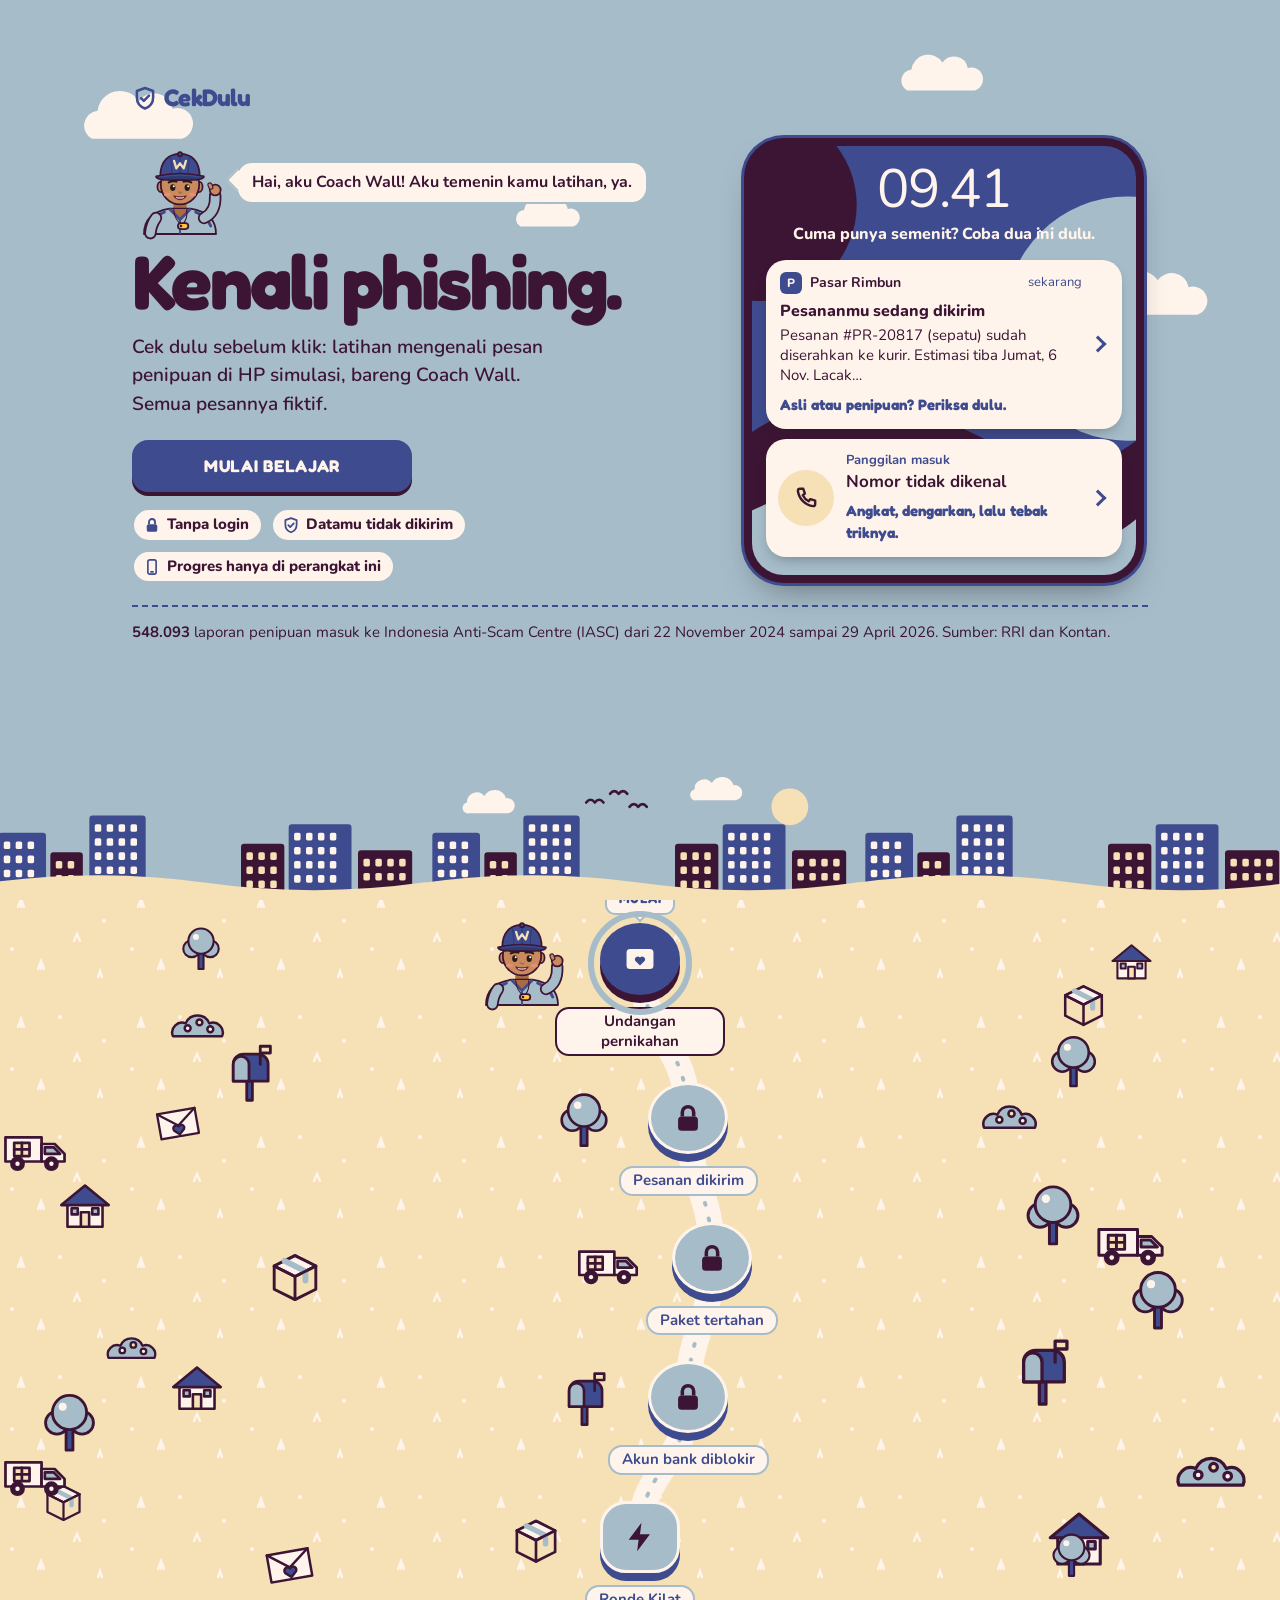
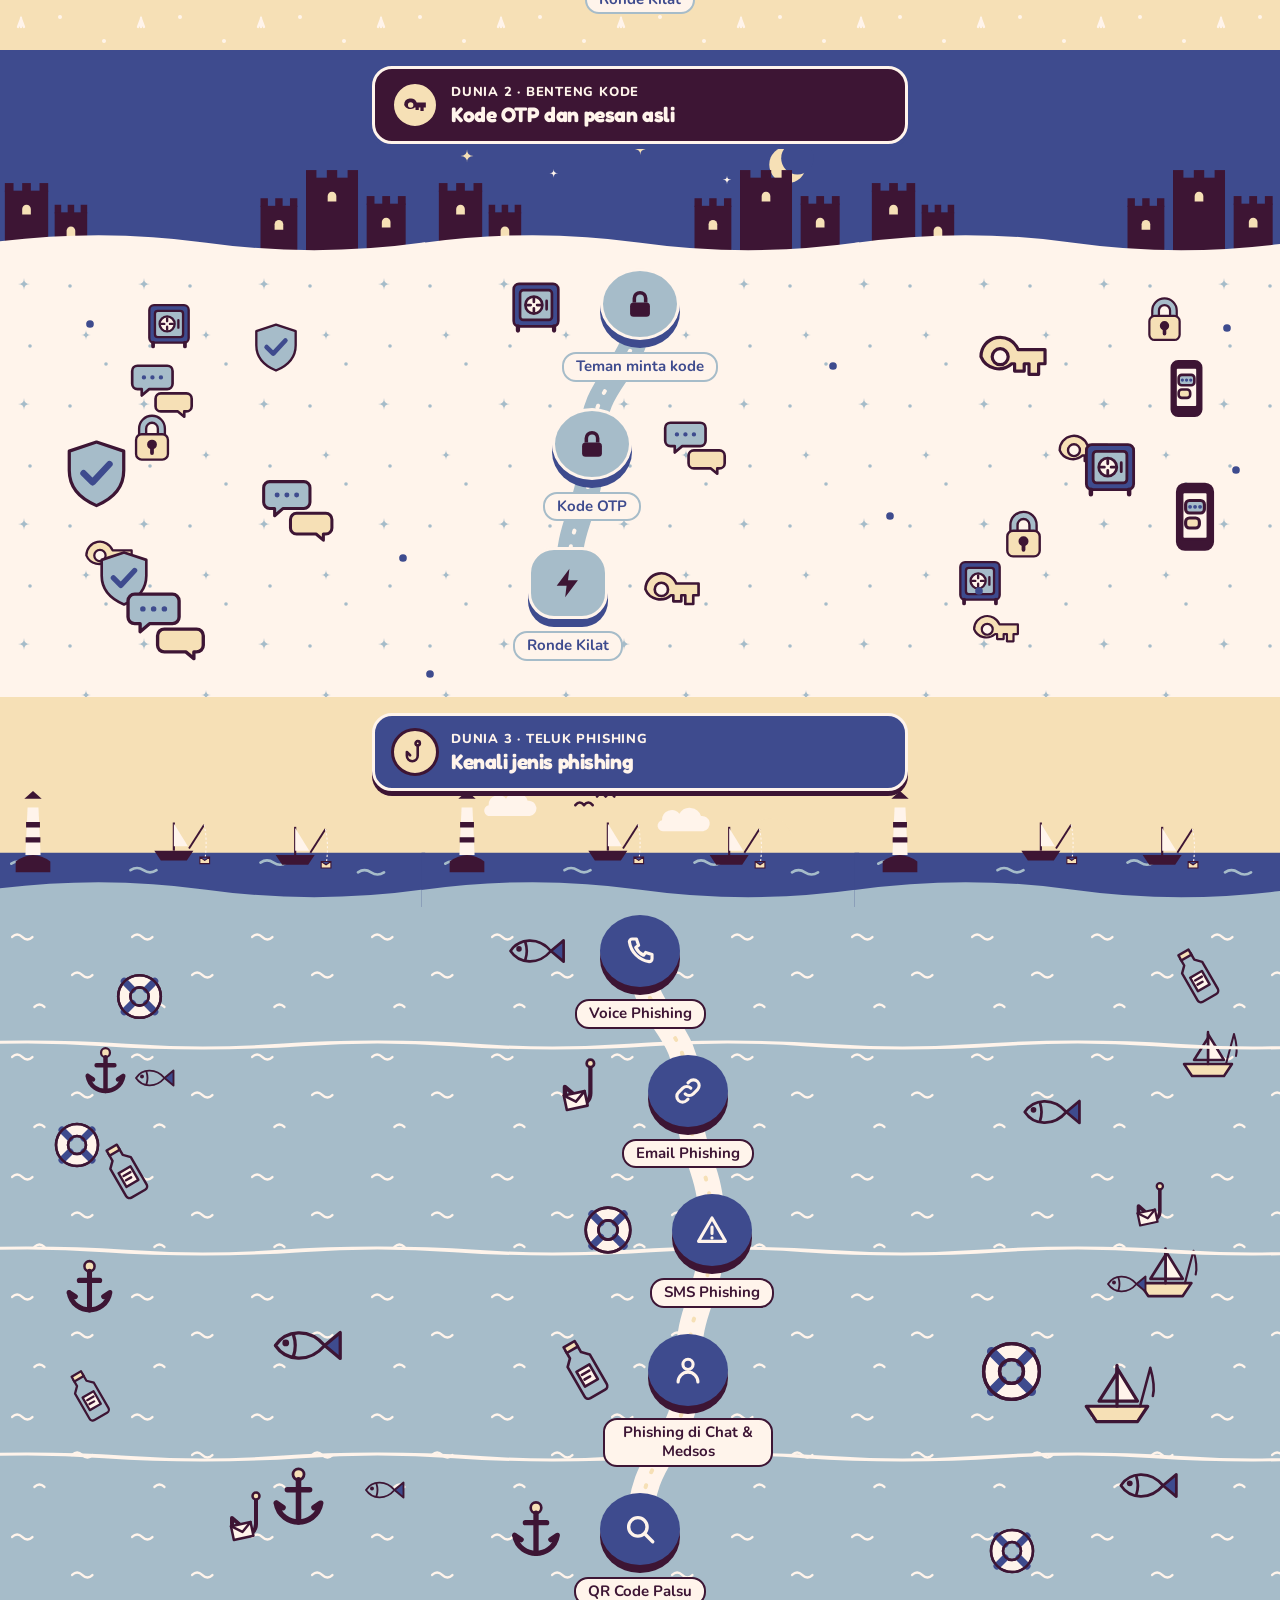
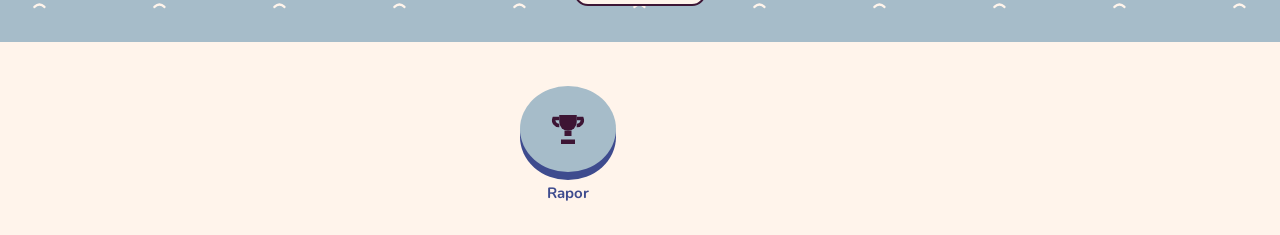
<file: index.html>
<!doctype html>
<html lang="id">
<head>
  <meta charset="utf-8">
  <meta name="viewport" content="width=device-width, initial-scale=1">
  <meta name="format-detection" content="telephone=no"> <!-- iPhone: nomor fiktif tidak jadi link telepon -->
  <title data-i18n="title.home">CekDulu · Latihan memeriksa pesan sebelum klik</title>
  <meta name="description" content="Latihan interaktif mengenali pesan penipuan dan jenis-jenis phishing. Tanpa login, tanpa data yang dikirim.">
  <link rel="stylesheet" href="css/style.css">
  <link rel="stylesheet" href="css/world.css">
  <link rel="stylesheet" href="css/coach.css">
  <link rel="stylesheet" href="css/dialog.css">
  <link rel="stylesheet" href="css/welcome.css">
  <script src="js/sound.js"></script>
  <script src="js/strings.js"></script>
  <script src="js/lang.js"></script>
  <script src="js/settings.js"></script>
</head>
<body>
  <header class="topbar">
    <a class="brand" href="index.html">CekDulu</a>
    <span id="streak"></span>
    <span id="xp"></span>
  </header>

  <main class="home">
    <noscript><p>Aktifkan JavaScript untuk memakai CekDulu.</p></noscript>

    <section class="learn" aria-labelledby="learn-title">
      <h1 class="visually-hidden" id="learn-title" data-i18n="home.h1">CekDulu: jalur belajar memeriksa pesan</h1>
      <div id="welcome"></div>
      <div id="units"></div>
    </section>
  </main>

  <script>CekLang.load("questions")</script> <!-- js/questions.js atau js/en/questions.js (panel beranda) -->
  <script>CekLang.load("scenarios")</script> <!-- js/scenarios.js atau js/en/scenarios.js -->
  <script>CekLang.load("materi")</script> <!-- js/materi.js atau js/en/materi.js -->
  <script src="js/logic.js"></script>
  <script src="js/coach.js"></script>
  <script src="js/ui.js"></script>
  <script src="js/world.js"></script>
  <script src="js/path.js"></script>
  <script src="js/welcome.js"></script>
</body>
</html>
</file>
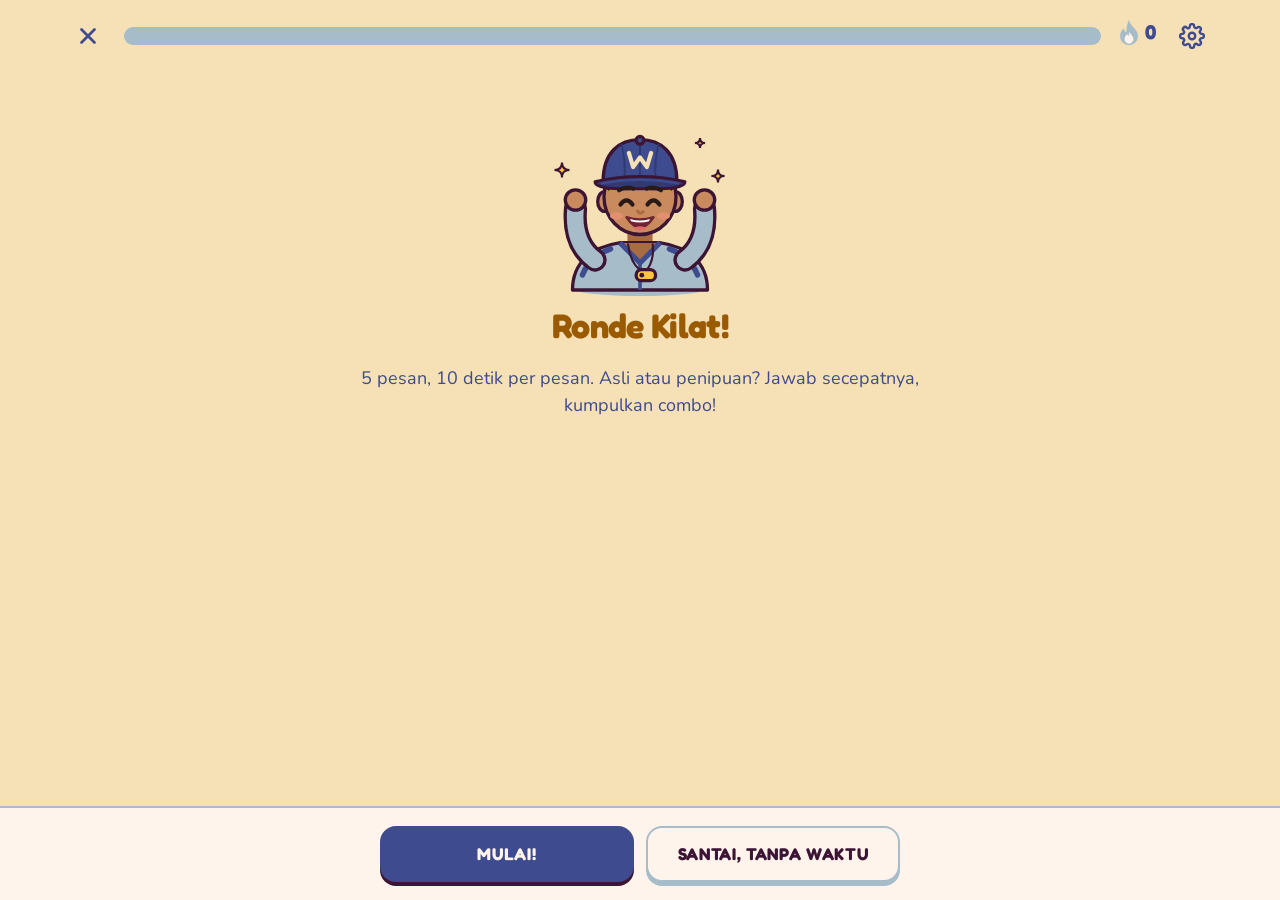
<file: kilat.html>
<!doctype html>
<html lang="id">
<head>
  <meta charset="utf-8">
  <meta name="viewport" content="width=device-width, initial-scale=1">
  <meta name="format-detection" content="telephone=no"> <!-- iPhone: nomor fiktif tidak jadi link telepon -->
  <title data-i18n="title.quick">Ronde Kilat · CekDulu</title>
  <link rel="stylesheet" href="css/style.css">
  <link rel="stylesheet" href="css/world.css">
  <link rel="stylesheet" href="css/coach.css">
  <link rel="stylesheet" href="css/dialog.css">
  <script src="js/sound.js"></script>
  <script src="js/strings.js"></script>
  <script src="js/lang.js"></script>
  <script src="js/settings.js"></script>
</head>
<body class="lesson-page">
  <header class="lesson-top">
    <a class="icon-btn" href="index.html" aria-label="Keluar dari Ronde Kilat" data-i18n-label="quick.exit">
      <svg viewBox="0 0 24 24" aria-hidden="true"><path d="M6 6l12 12M18 6L6 18" fill="none" stroke="currentColor" stroke-width="2.5" stroke-linecap="round"/></svg>
    </a>
    <div class="progress" id="progress" role="progressbar" aria-label="Kemajuan ronde" data-i18n-label="quick.progress" aria-valuemin="0" aria-valuemax="5" aria-valuenow="0"><span></span></div>
    <span id="streak"></span>
  </header>

  <main class="lesson-main quick-main" id="quick">
    <noscript><p>Aktifkan JavaScript untuk memakai CekDulu.</p></noscript>
  </main>

  <footer class="lesson-footer" id="footer">
    <div class="footer-inner">
      <div class="feedback" id="feedback" aria-live="polite"></div>
      <div class="quick-buttons" id="buttons"></div>
    </div>
  </footer>

  <script>CekLang.load("scenarios")</script> <!-- js/scenarios.js atau js/en/scenarios.js -->
  <script src="js/logic.js"></script>
  <script src="js/coach.js"></script>
  <script src="js/ui.js"></script>
  <script src="js/world.js"></script>
  <script src="js/kilat.js"></script>
</body>
</html>
</file>
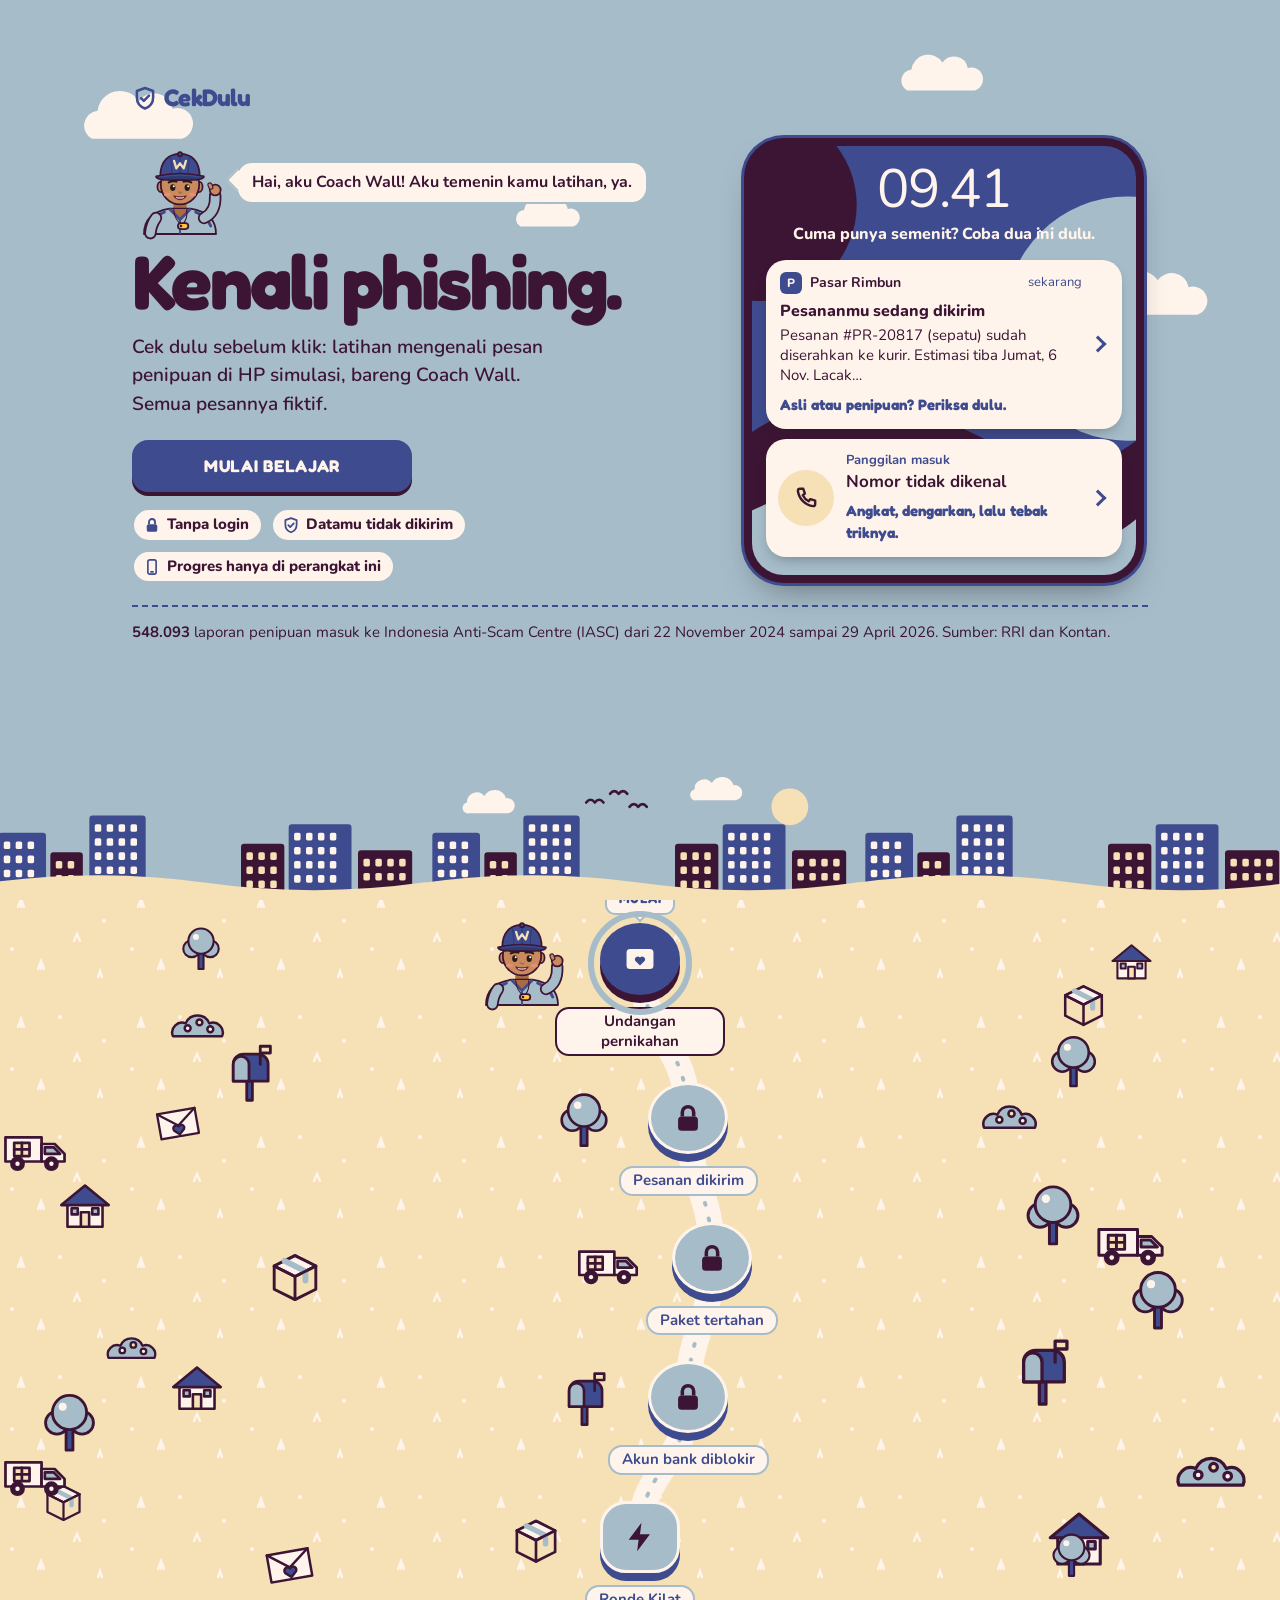
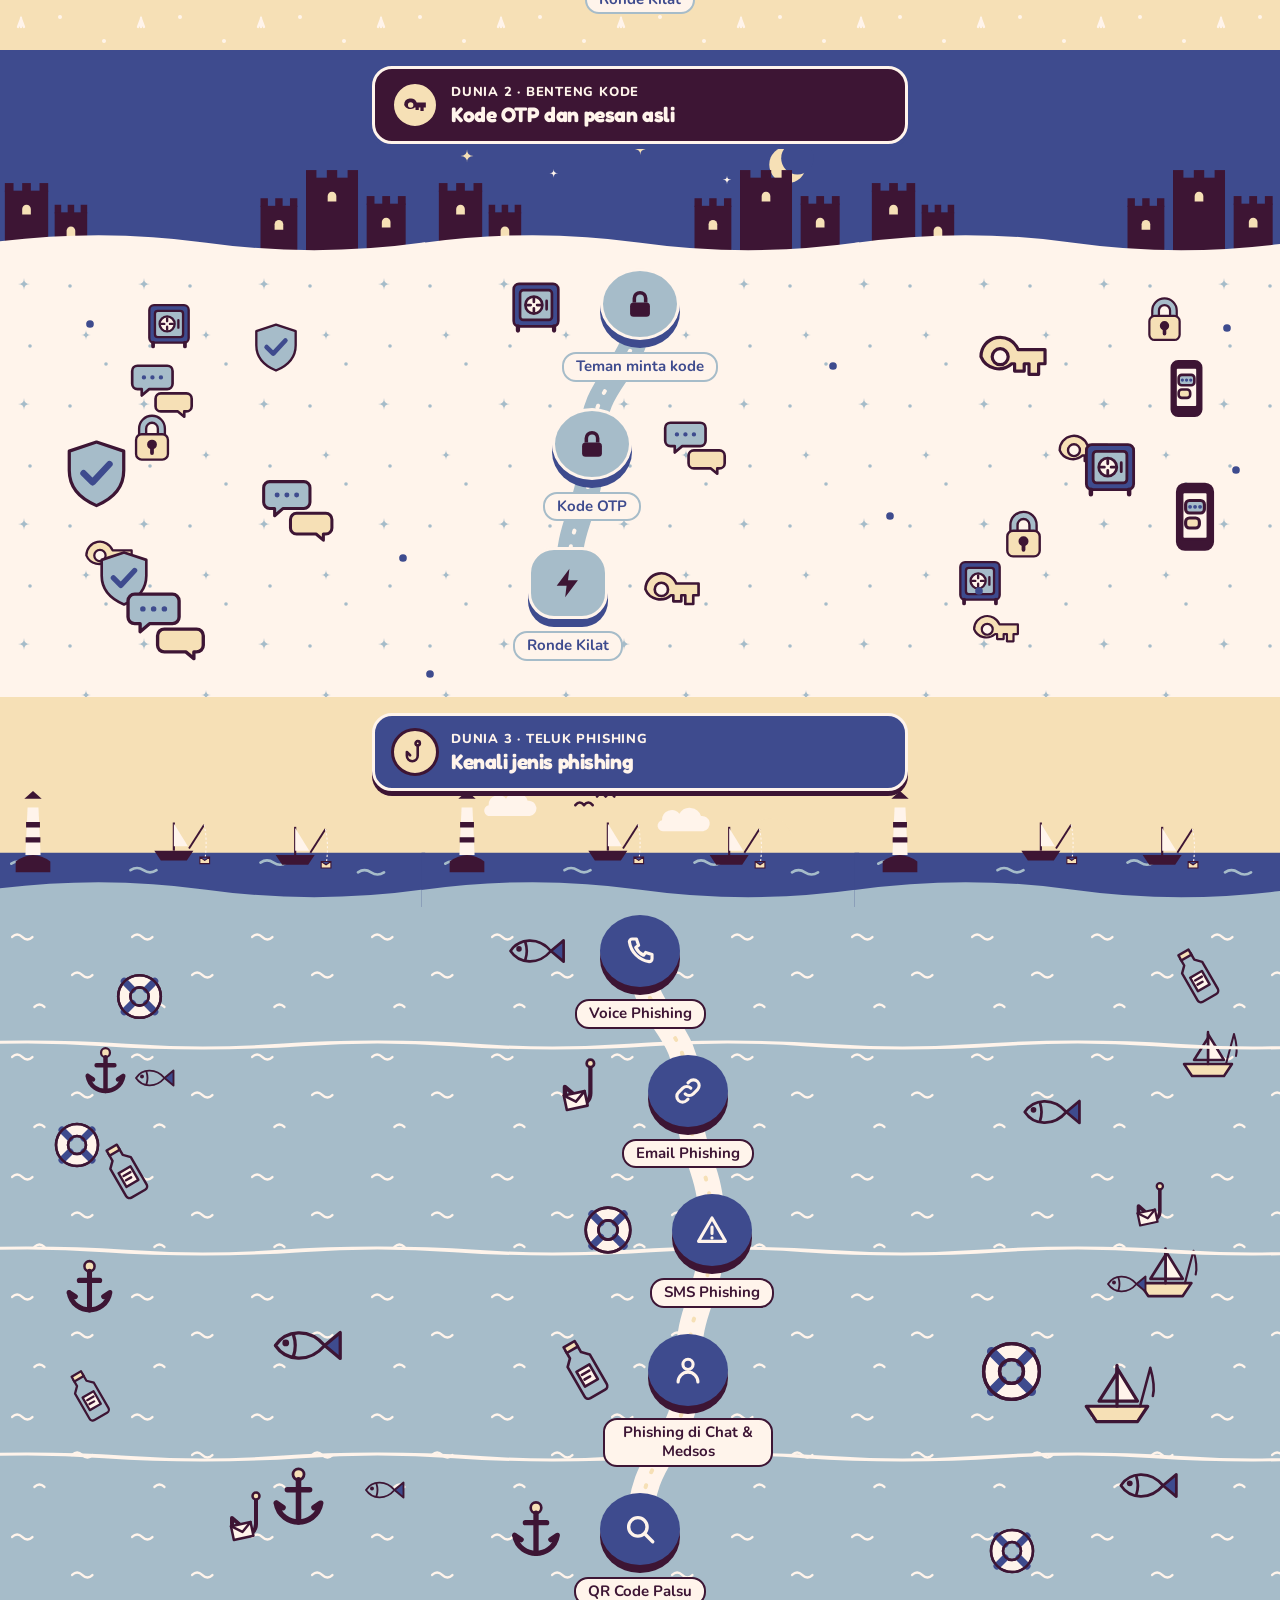
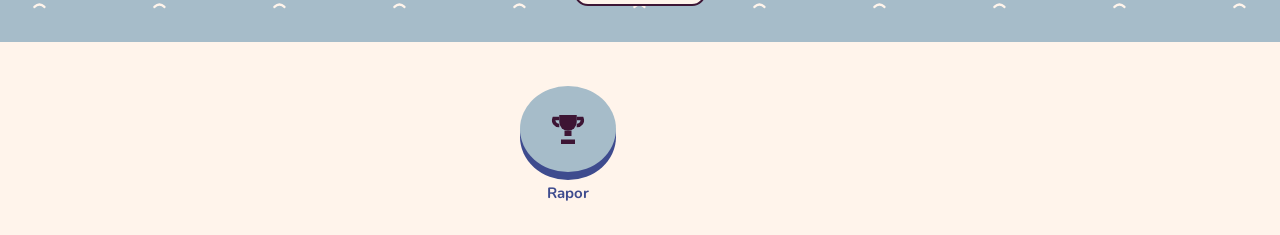
<file: materi.html>
<!doctype html>
<html lang="id">
<head>
  <meta charset="utf-8">
  <meta name="viewport" content="width=device-width, initial-scale=1">
  <meta name="format-detection" content="telephone=no"> <!-- iPhone: nomor fiktif tidak jadi link telepon -->
  <title data-i18n="title.materi">Materi · CekDulu</title>
  <link rel="stylesheet" href="css/style.css">
  <link rel="stylesheet" href="css/world.css">
  <link rel="stylesheet" href="css/coach.css">
  <link rel="stylesheet" href="css/dialog.css">
  <script src="js/sound.js"></script>
  <script src="js/strings.js"></script>
  <script src="js/lang.js"></script>
  <script src="js/settings.js"></script>
</head>
<body class="lesson-page">
  <header class="lesson-top">
    <a class="icon-btn" href="index.html" aria-label="Keluar dari materi" data-i18n-label="materi.exit">
      <svg viewBox="0 0 24 24" aria-hidden="true"><path d="M6 6l12 12M18 6L6 18" fill="none" stroke="currentColor" stroke-width="2.5" stroke-linecap="round"/></svg>
    </a>
    <div class="progress" id="progress" role="progressbar" aria-label="Kemajuan materi" data-i18n-label="materi.progress" aria-valuemin="0" aria-valuemax="1" aria-valuenow="0"><span></span></div>
    <span id="streak"></span>
  </header>

  <main class="lesson-main is-text" id="lesson">
    <noscript><p>Aktifkan JavaScript untuk memakai CekDulu.</p></noscript>
    <div class="task-slot" id="task"></div>
  </main>

  <footer class="lesson-footer" id="footer">
    <div class="footer-inner">
      <div class="feedback" id="feedback" aria-live="polite"></div>
      <a class="btn btn-quiet" id="home" href="index.html" data-i18n="common.home" hidden>Kembali ke beranda</a>
      <button type="button" class="btn" id="primary" disabled>Lanjut</button>
    </div>
  </footer>

  <script>CekLang.load("materi")</script> <!-- js/materi.js atau js/en/materi.js -->
  <script src="js/logic.js"></script>
  <script src="js/coach.js"></script>
  <script src="js/ui.js"></script>
  <script src="js/world.js"></script>
  <script src="js/kit.js"></script>
  <script src="js/voice.js"></script>
  <script src="js/belajar.js"></script>
</body>
</html>
</file>
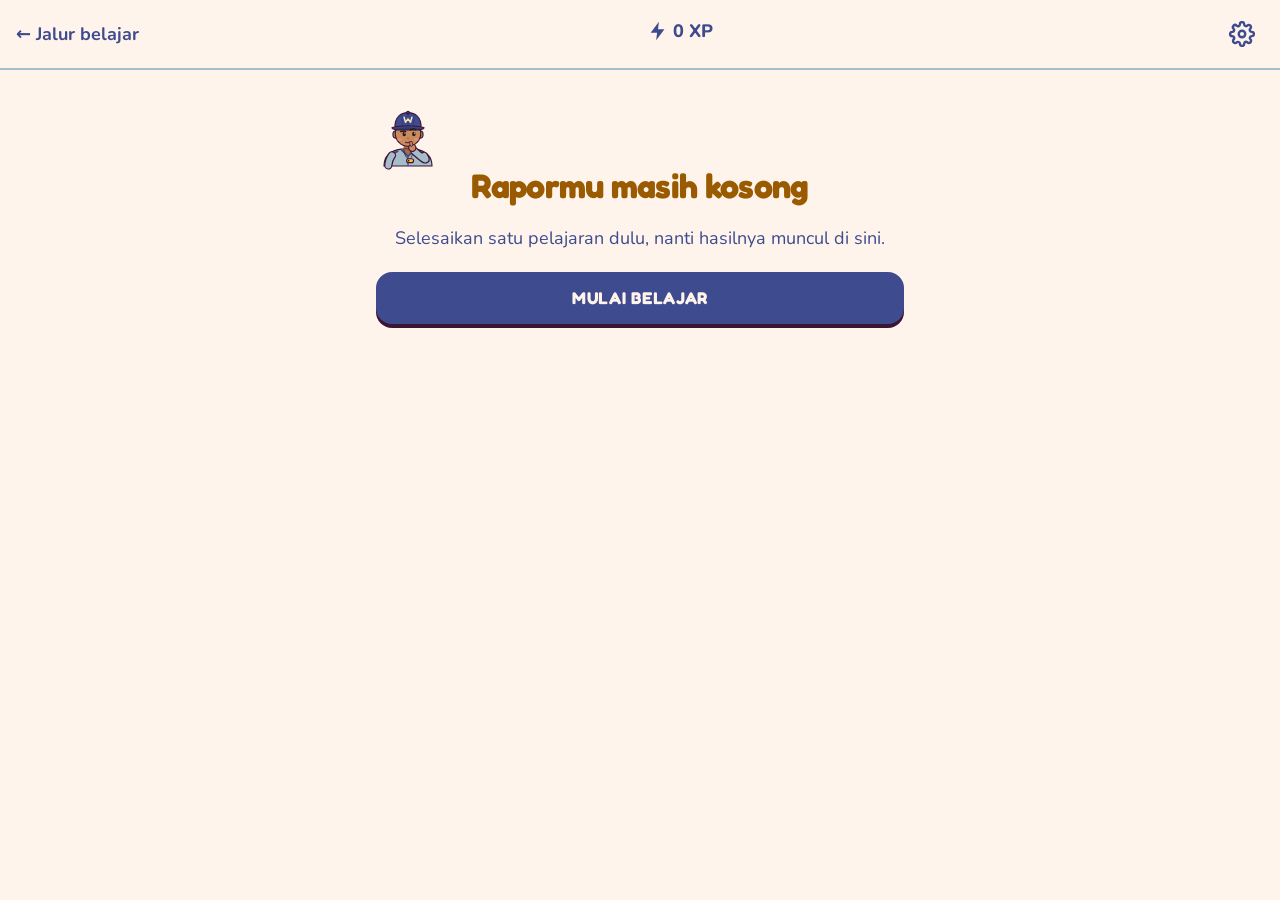
<file: rapor.html>
<!doctype html>
<html lang="id">
<head>
  <meta charset="utf-8">
  <meta name="viewport" content="width=device-width, initial-scale=1">
  <meta name="format-detection" content="telephone=no"> <!-- iPhone: nomor fiktif tidak jadi link telepon -->
  <title data-i18n="title.report">Rapor · CekDulu</title>
  <link rel="stylesheet" href="css/style.css">
  <link rel="stylesheet" href="css/coach.css">
  <link rel="stylesheet" href="css/dialog.css">
  <script src="js/sound.js"></script>
  <script src="js/strings.js"></script>
  <script src="js/lang.js"></script>
  <script src="js/settings.js"></script>
</head>
<body>
  <header class="topbar">
    <a class="back-link" href="index.html" data-i18n="report.backLink">← Jalur belajar</a>
    <span id="xp"></span>
  </header>

  <main class="page" id="report">
    <noscript><p>Aktifkan JavaScript untuk memakai CekDulu.</p></noscript>
  </main>

  <script>CekLang.load("questions")</script> <!-- js/questions.js atau js/en/questions.js -->
  <script>CekLang.load("scenarios")</script> <!-- js/scenarios.js atau js/en/scenarios.js -->
  <script src="js/logic.js"></script>
  <script src="js/coach.js"></script>
  <script src="js/ui.js"></script>
  <script src="js/report.js"></script>
</body>
</html>
</file>
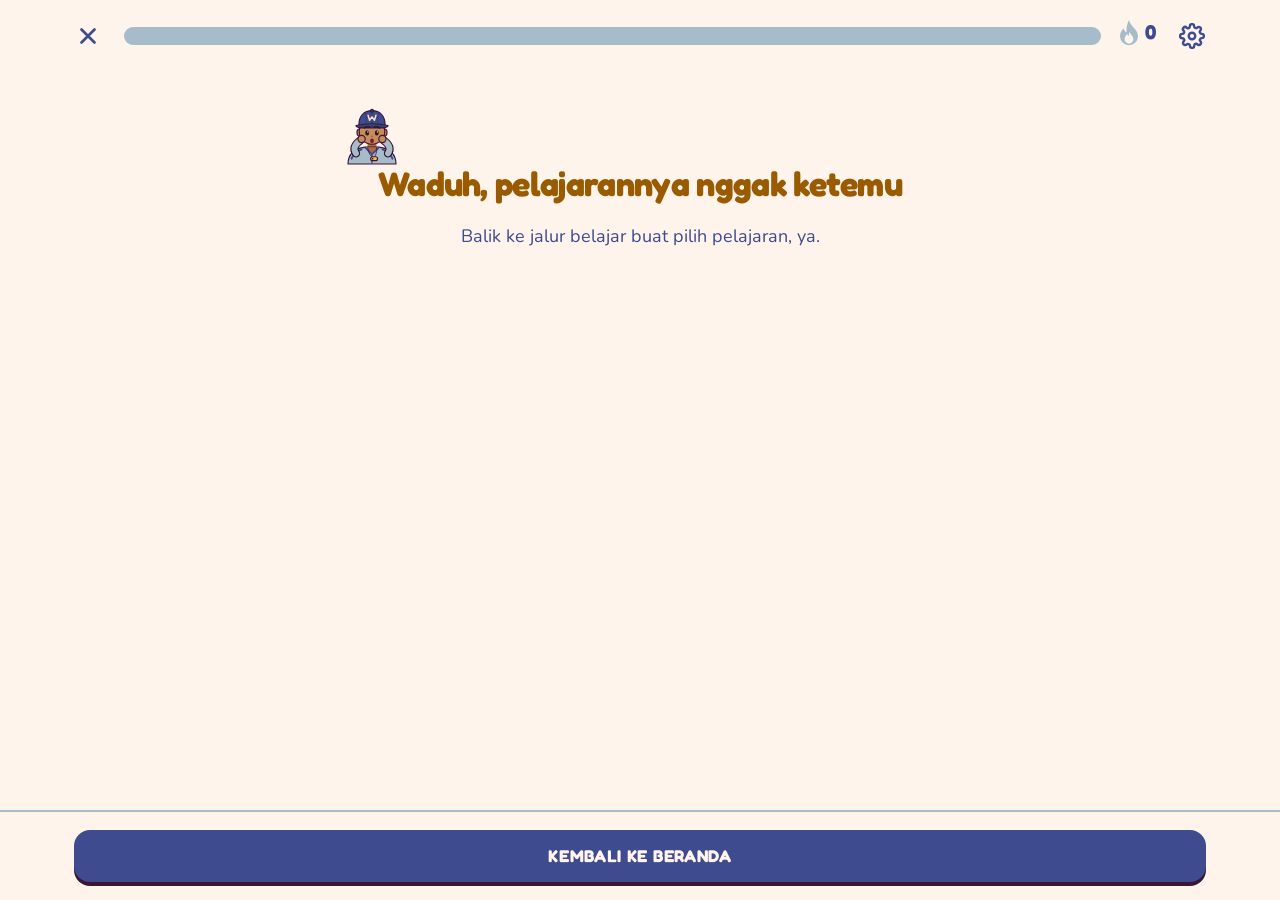
<file: simulator.html>
<!doctype html>
<html lang="id">
<head>
  <meta charset="utf-8">
  <meta name="viewport" content="width=device-width, initial-scale=1">
  <meta name="format-detection" content="telephone=no"> <!-- iPhone: nomor fiktif tidak jadi link telepon -->
  <title data-i18n="title.lesson">Pelajaran · CekDulu</title>
  <link rel="stylesheet" href="css/style.css">
  <link rel="stylesheet" href="css/world.css">
  <link rel="stylesheet" href="css/phone.css">
  <link rel="stylesheet" href="css/coach.css">
  <link rel="stylesheet" href="css/dialog.css">
  <script src="js/sound.js"></script>
  <script src="js/strings.js"></script>
  <script src="js/lang.js"></script>
  <script src="js/settings.js"></script>
</head>
<body class="lesson-page">
  <header class="lesson-top">
    <a class="icon-btn" href="index.html" aria-label="Keluar dari pelajaran" data-i18n-label="lesson.exit">
      <svg viewBox="0 0 24 24" aria-hidden="true"><path d="M6 6l12 12M18 6L6 18" fill="none" stroke="currentColor" stroke-width="2.5" stroke-linecap="round"/></svg>
    </a>
    <div class="progress" id="progress" role="progressbar" aria-label="Kemajuan pelajaran" data-i18n-label="lesson.progress" aria-valuemin="0" aria-valuemax="3" aria-valuenow="0"><span></span></div>
    <span id="streak"></span>
  </header>

  <main class="lesson-main" id="lesson">
    <noscript><p>Aktifkan JavaScript untuk memakai CekDulu.</p></noscript>
    <div class="phone-col">
      <p class="context" id="context" hidden></p>
      <div id="phone-slot"></div>
    </div>
    <div class="task-slot" id="task"></div>
  </main>

  <footer class="lesson-footer" id="footer">
    <div class="footer-inner">
      <div class="feedback" id="feedback" aria-live="polite"></div>
      <a class="btn btn-quiet" id="home" href="index.html" data-i18n="common.home" hidden>Kembali ke beranda</a>
      <button type="button" class="btn" id="primary" disabled>Lanjut</button>
    </div>
  </footer>

  <script>CekLang.load("questions")</script> <!-- js/questions.js atau js/en/questions.js -->
  <script>CekLang.load("scenarios")</script> <!-- js/scenarios.js atau js/en/scenarios.js -->
  <script src="js/logic.js"></script>
  <script src="js/coach.js"></script>
  <script src="js/ui.js"></script>
  <script src="js/world.js"></script>
  <script src="js/kit.js"></script>
  <script src="js/phone.js"></script>
  <script src="js/engine.js"></script>
</body>
</html>
</file>
<file: css/style.css>
/* ==========================================================
   CekDulu — gaya tampilan
   Urutan: token → dasar → komponen umum → beranda → pelajaran → mode soal → materi → Ronde Kilat → rapor.
   Gaya lain: css/world.css (peta), css/phone.css (HP simulasi), css/coach.css (Coach Wall, streak, soal suara),
   css/dialog.css (dialog dan Pengaturan).
   ========================================================== */

:root {
  color-scheme: light;
  /* PALET RESMI: hanya 5 warna ini yang boleh dipakai di seluruh website.
     Jangan menambah warna lain tanpa persetujuan ketua. */
  --seashell: #FFF4EB;
  --wheat: #F6E0B6;
  --powder: #A6BCC9;
  --french: #3E4B8E;
  --violet: #3D1534;
  /* Pengecualian yang disetujui ketua: abu-abu gelap khusus mode gelap (bukan ungu). */
  --charcoal: #1C1C1E;
  --graphite: #2C2C2E;
  --slate: #48484A;
  /* Warna tambahan yang diminta ketua (8 Nov 2026): status jawaban (hijau benar, kuning hampir, merah salah)
     dan api streak (oranye, biru, pink). Tulisan di atas warna-warna ini memakai --on-status (gelap). */
  --green: #58C341;
  --green-deep: #3E9A2C;
  --yellow: #FFC53D;
  --yellow-deep: #D99A00;
  --red: #F05252;
  --red-deep: #C53030;
  --fire-orange: #FF8A1F;
  --fire-blue: #3FA9F5;
  --fire-pink: #FF4FA0;
  --on-status: #1C1C1E;

  /* Huruf bulat dan tebal ala game belajar. Disimpan di fonts/ (lisensi OFL), tanpa CDN.
     Nunito untuk teks, Fredoka untuk judul, logo, dan tombol. */
  --font: "Nunito", "Segoe UI", system-ui, -apple-system, Roboto, "Helvetica Neue", Arial, sans-serif;
  --font-display: "Fredoka", var(--font);
  --topbar-h: 70px; /* tinggi bar atas beranda; banner dunia menempel tepat di bawahnya */
}

/* Peran warna, mode terang (bawaan). HP simulasi selalu memakai peran terang,
   karena isinya meniru aplikasi sungguhan. */
:root, .phone {
  --brand: var(--french);
  --brand-dark: var(--violet);
  --brand-soft: var(--wheat);
  --on-brand: var(--seashell);
  --teal: var(--violet);
  --teal-dark: var(--french);
  --ink: var(--violet);
  --muted: var(--french);
  --line: var(--powder);
  --surface: var(--wheat);
  --bg: var(--seashell);
  --warn: var(--wheat);
  --link: var(--french);
  --focus: var(--violet);
  --pick: var(--french); /* pilihan yang sedang dipilih, sebelum dinilai */
  --pick-soft: var(--powder);
  --progress-shine: var(--powder);
  /* Status jawaban: *-ink = teks berwarna, *-soft = latar lembut. */
  --good: var(--green);
  --good-deep: var(--green-deep);
  --good-ink: #2F7A20;
  --good-soft: #E3F7DA;
  --close: var(--yellow);
  --close-deep: var(--yellow-deep);
  --close-ink: #7A4F00;
  --close-soft: #FFF3CC;
  --bad: var(--red);
  --bad-deep: var(--red-deep);
  --bad-ink: #B42323;
  --bad-soft: #FDE4E4;
  --title-gold: #9A5B00;
  /* Api streak: isi api, inti api, dan angka (versi gelap supaya terbaca di latar terang). */
  --fire-orange-core: #FFD666;
  --fire-orange-ink: #A84C00;
  --fire-blue-core: #BDE3FF;
  --fire-blue-ink: #1565B0;
  --fire-pink-core: #FFC2DD;
  --fire-pink-ink: #B8155E;
}

/* Mode gelap: latar abu-abu gelap, aksen dari palet. Diaktifkan js/settings.js lewat data-theme. */
:root[data-theme="dark"] {
  color-scheme: dark;
  --brand: var(--wheat);
  --brand-dark: var(--french);
  --brand-soft: var(--french);
  --on-brand: var(--charcoal);
  --teal: var(--powder);
  --teal-dark: var(--french);
  --ink: var(--seashell);
  --muted: var(--powder);
  --line: var(--slate);
  --surface: var(--graphite);
  --bg: var(--charcoal);
  --pick: var(--wheat);
  --pick-soft: var(--graphite);
  --progress-shine: var(--seashell);
  --warn: var(--wheat);
  --link: var(--powder);
  --focus: var(--wheat);
  --good-ink: #7FDB6A;
  --good-soft: #1E3320;
  --close-ink: #FFD666;
  --close-soft: #3A3017;
  --bad-ink: #FF8A8A;
  --bad-soft: #3A1F1F;
  --title-gold: var(--yellow);
  --fire-orange-ink: var(--fire-orange);
  --fire-blue-ink: var(--fire-blue);
  --fire-pink-ink: var(--fire-pink);
}

@font-face {
  font-family: "Nunito";
  src: url("../fonts/nunito-latin.woff2") format("woff2");
  font-weight: 400 900;
  font-style: normal;
  font-display: swap;
}
@font-face {
  font-family: "Fredoka";
  src: url("../fonts/fredoka-latin.woff2") format("woff2");
  font-weight: 500 700;
  font-style: normal;
  font-display: swap;
}

/* ---------- Dasar ---------- */

* { box-sizing: border-box; }
::selection { color: var(--violet); background: var(--wheat); }
html { accent-color: var(--brand); -webkit-tap-highlight-color: transparent; } /* iPhone: tanpa kilatan abu saat diketuk */
button, a, label { touch-action: manipulation; } /* iPhone: ketukan cepat tidak memperbesar halaman */

body {
  margin: 0;
  font-family: var(--font);
  font-size: 18px;
  line-height: 1.5;
  color: var(--ink);
  background: var(--bg);
  -webkit-text-size-adjust: 100%;
}

h1, h2, h3, p { margin: 0; }
h1, h2, h3 { font-family: var(--font-display); letter-spacing: -.02em; text-wrap: balance; }
.brand, .node-badge, .stat-value { font-family: var(--font-display); }
p { text-wrap: pretty; }
svg { display: block; }
[hidden] { display: none !important; }
:focus-visible { outline: 3px solid var(--focus); outline-offset: 3px; }
.visually-hidden { position: absolute; width: 1px; height: 1px; overflow: hidden; clip-path: inset(50%); white-space: nowrap; }

/* ---------- Komponen umum ---------- */

.btn {
  display: inline-block;
  width: 100%;
  padding: 15px 24px;
  font-family: var(--font-display);
  font-size: 17px;
  font-weight: 800;
  line-height: 1.3;
  letter-spacing: .04em;
  text-align: center;
  text-transform: uppercase;
  text-decoration: none;
  color: var(--on-brand);
  background: var(--brand);
  border: 0;
  border-radius: 16px;
  box-shadow: 0 4px 0 var(--brand-dark);
  cursor: pointer;
  transition: transform .08s;
}
.btn:active:not(:disabled) { transform: translateY(4px); box-shadow: none; }
.btn:disabled { color: var(--ink); background: var(--line); box-shadow: 0 4px 0 var(--line); cursor: not-allowed; }
.btn-good { color: var(--on-status); background: var(--good); box-shadow: 0 4px 0 var(--good-deep); }
.btn-partial { color: var(--on-status); background: var(--close); box-shadow: 0 4px 0 var(--close-deep); }
.btn-bad { color: var(--on-status); background: var(--bad); box-shadow: 0 4px 0 var(--bad-deep); }

.topbar {
  position: sticky;
  top: 0;
  z-index: 10;
  display: flex;
  align-items: center;
  justify-content: space-between;
  gap: 12px;
  min-height: var(--topbar-h);
  padding: 12px 16px;
  background: var(--bg);
  border-bottom: 2px solid var(--line);
}
.brand { display: inline-flex; align-items: center; min-height: 44px; font-size: 23px; font-weight: 800; letter-spacing: -.04em; color: var(--brand); text-decoration: none; }
.back-link { display: inline-flex; align-items: center; min-height: 44px; font-weight: 700; color: var(--muted); text-decoration: none; }
@media (hover: hover) { .back-link:hover { color: var(--ink); } }
.topbar #streak { margin-left: auto; }
.xp-chip { display: inline-flex; align-items: center; gap: 4px; font-weight: 800; color: var(--brand); }
.xp-chip .icon svg { width: 22px; height: 22px; }

.page { max-width: 560px; margin: 0 auto; padding: 16px 16px 32px; }

.coach { display: flex; align-items: flex-end; gap: 12px; }
.coach-wrap { position: relative; flex: none; display: block; }
.coach-bubble {
  position: relative;
  flex: 1;
  padding: 10px 14px;
  font-weight: 600;
  line-height: 1.4;
  background: var(--bg);
  border: 2px solid var(--line);
  border-radius: 16px;
  animation: rise .25s ease-out;
}
.coach-bubble::before {
  content: "";
  position: absolute;
  left: -9px;
  bottom: 18px;
  width: 14px;
  height: 14px;
  background: var(--bg);
  border-left: 2px solid var(--line);
  border-bottom: 2px solid var(--line);
  transform: rotate(45deg);
}

.stats { display: grid; grid-template-columns: repeat(3, minmax(0, 1fr)); gap: 12px; }
.stat { --stat: var(--brand); --stat-on: var(--on-brand); --stat-ink: var(--ink); display: flex; flex-direction: column; overflow: hidden; background: var(--stat); border: 3px solid var(--stat); border-radius: 18px; text-align: center; }
.stat-gold { --stat: var(--yellow); --stat-on: var(--on-status); --stat-ink: var(--title-gold); }
.stat-green { --stat: var(--green); --stat-on: var(--on-status); --stat-ink: var(--good-ink); }
.stat-blue { --stat: var(--fire-blue); --stat-on: var(--on-status); --stat-ink: var(--fire-blue-ink); }
.stat-orange { --stat: var(--fire-orange); --stat-on: var(--on-status); --stat-ink: var(--fire-orange-ink); }
.stat-label {
  display: grid;
  place-items: center;
  min-height: 2.9em; /* label dua baris dan satu baris sama tinggi */
  padding: 4px 6px;
  font-size: 12px;
  font-weight: 800;
  letter-spacing: .05em;
  text-transform: uppercase;
  overflow-wrap: anywhere;
  color: var(--stat-on);
}
@media (max-width: 359px) {
  .stat-label { padding-inline: 2px; font-size: 11px; letter-spacing: 0; } /* "PELAJARAN" tidak patah di layar 320px */
}
.stat-value { flex: 1; display: flex; align-items: center; justify-content: center; gap: 8px; padding: 14px 6px; font-size: 22px; font-weight: 800; line-height: 1.2; color: var(--stat-ink); background: var(--bg); border-radius: 14px; overflow-wrap: anywhere; }
.stat-value .icon { flex: none; color: var(--stat); }
.stat-value .icon svg { width: 26px; height: 26px; }

.note { margin-top: 14px; font-size: 15px; color: var(--muted); }

/* Ikon 5 Pertanyaan Sebelum Klik: satu bentuk yang sama di semua halaman */
.q-icon { flex: none; display: grid; place-items: center; width: 40px; height: 40px; color: var(--ink); background: var(--brand-soft); border-radius: 12px; }
.q-icon svg { width: 22px; height: 22px; }

/* ---------- Beranda (index.html) ---------- */
/* Peta level ada di css/world.css. Dunia di jalur (#units) selebar layar. */
.home { padding: 0 0 32px; }
.home .unit:first-child { margin-top: 0; }
.link-btn { display: inline-flex; align-items: center; min-height: 44px; padding: 0; font: inherit; font-weight: 700; color: var(--link); text-decoration: underline; text-underline-offset: 3px; background: none; border: 0; cursor: pointer; }

/* ---------- Pelajaran (simulator.html) ----------
   Satu soal = satu layar: halaman tidak pernah digulir. HP simulasi dan pertanyaan tetap di tempat;
   hanya daftar jawaban yang boleh digulir kalau tidak muat. HP diperkecil oleh fitPhone() di engine.js
   hanya kalau ruangnya kurang. Di HP urutannya: progres, HP, soal, tombol. */

.lesson-page { display: flex; flex-direction: column; height: 100vh; height: 100dvh; }

.lesson-top { position: relative; display: flex; align-items: center; gap: 14px; width: 100%; max-width: 980px; margin: 0 auto; padding: 14px 16px; }
.icon-btn { flex: none; display: grid; place-items: center; width: 44px; height: 44px; color: var(--muted); border-radius: 10px; }
@media (hover: hover) { .icon-btn:hover { background: var(--surface); } }
.icon-btn svg { width: 26px; height: 26px; }
.progress { flex: 1; height: 18px; overflow: hidden; background: var(--line); border-radius: 99px; }
.progress span { position: relative; display: block; width: 0; height: 100%; background: var(--brand); border-radius: 99px; transition: width .4s ease; }
.progress span::after { content: ""; position: absolute; top: 4px; left: 8px; right: 8px; height: 4px; background: var(--progress-shine); border-radius: 99px; } /* kilau seperti bar game */

.lesson-main {
  flex: 1;
  min-height: 0;
  overflow-y: auto; /* cadangan untuk layar yang sangat pendek */
  display: grid;
  grid-template-columns: minmax(0, 1fr); /* boleh menyempit di bawah lebar minimum isinya (layar 320px) */
  grid-template-rows: minmax(160px, 1fr) auto;
  grid-template-areas: "phone" "task";
  gap: 10px;
  width: 100%;
  max-width: 980px;
  margin: 0 auto;
  padding: 0 16px 10px;
}
.lesson-main.is-done { display: block; }
.phone-col { grid-area: phone; display: flex; flex-direction: column; min-height: 0; }
#phone-slot { position: relative; flex: 1; min-height: 0; overflow: hidden; }
#phone-slot .phone { position: absolute; left: 50%; top: 50%; margin: 0; transform: translate(-50%, -50%) scale(var(--fit, 1)); }
.task-slot { grid-area: task; display: flex; flex-direction: column; min-height: 0; }
.task-slot > * { flex: none; }
/* Hanya daftar jawaban (dan kartu materi yang panjang) yang digulir. Padding kecil supaya garis fokus
   dan getaran pilihan tidak terpotong di tepi. Ujung bawah dipudarkan selama masih ada pilihan di bawahnya. */
.task-slot > .options, .task-slot > .learn-card { flex: 0 1 auto; min-height: 0; overflow-y: auto; overscroll-behavior: contain; }
.task-slot > .options .option:focus-visible { outline-offset: 0; } /* muat di padding 4px daftar yang digulir */
.task-slot > .options { grid-auto-rows: max-content; align-content: start; margin: -4px; padding: 4px; } /* baris tidak pernah lebih pendek dari isinya */
.task-slot > .options.has-more {
  -webkit-mask-image: linear-gradient(to bottom, #000 calc(100% - 36px), transparent);
  mask-image: linear-gradient(to bottom, #000 calc(100% - 36px), transparent);
}
/* Soal baru masuk dari kanan. backwards, bukan both: transform yang tertinggal membuat konfeti terkurung di kartu. */
.task-slot > *, .quick-play { animation: slide-in .3s ease-out backwards; }
.task-slot > .done { animation-name: fade-in; } /* layar selesai materi: tanpa transform, konfeti langsung selayar */
.task-slot:empty { display: none; }

/* Ukuran teks (Pengaturan > Tampilan, data-text dari js/settings.js): soal, jawaban, kartu Ronde Kilat, dan lembar
   hasil diperbesar dengan zoom, jadi huruf, ikon, dan jaraknya ikut membesar seimbang. Isi HP simulasi: css/phone.css. */
:root { --text-zoom: 1; }
:root[data-text="large"] { --text-zoom: 1.15; }
:root[data-text="xlarge"] { --text-zoom: 1.3; }
.task-slot, .quick-play, .feedback-body { zoom: var(--text-zoom); }

.context {
  max-width: 340px;
  margin: 0 auto 12px;
  padding: 10px 12px;
  font-size: 16px;
  color: var(--muted);
  background: var(--surface);
  border: 2px solid var(--line);
  border-radius: 12px;
}

/* Soal: Coach Wall + gelembung pertanyaan, seperti karakter Duolingo */
.task-head { align-items: center; margin-bottom: 4px; }
.task-head .coach-btn { width: 72px; height: 72px; animation: pop .35s ease-out; }
.task-head .coach-bubble { font-weight: 800; }
.task-title { font-size: 23px; line-height: 1.25; }
.task-title:focus { outline: none; } /* fokus dari kode, bukan dari Tab */
.task-sub { margin: 4px 0 12px; color: var(--muted); }
/* Soal pilih banyak: penanda kecil di samping petunjuk, selain kotak centang di setiap pilihan. */
.multi-hint { display: inline-flex; align-items: center; gap: 4px; margin-left: 8px; padding: 0 9px 0 5px; font-size: 13px; font-weight: 800; line-height: 1.35; color: var(--ink); vertical-align: 1px; white-space: nowrap; background: var(--surface); border: 2px solid var(--line); border-radius: 99px; }
.multi-hint .icon svg { width: 14px; height: 14px; }

.options { display: grid; gap: 10px; }
.option {
  display: flex;
  align-items: center;
  gap: 12px;
  width: 100%;
  padding: 12px 14px;
  font: inherit;
  color: inherit;
  text-align: left;
  background: var(--bg);
  border: 2px solid var(--line);
  border-bottom-width: 4px;
  border-radius: 14px;
  cursor: pointer;
}
.option:active:not(:disabled) { transform: translateY(2px); border-bottom-width: 2px; } /* ditekan seperti tombol Duolingo */
.option:disabled { cursor: default; }
.option-text { flex: 1; min-width: 0; overflow-wrap: anywhere; }
.option .q-icon { width: 36px; height: 36px; border-radius: 10px; }
.option .q-icon svg { width: 20px; height: 20px; }
.option-text strong { display: block; font-size: 17px; line-height: 1.3; }
.option-text small { display: block; margin-top: 2px; font-size: 15px; line-height: 1.35; color: var(--muted); }
.option-note { display: block; margin-top: 8px; padding-top: 8px; font-size: 16px; line-height: 1.4; border-top: 2px solid var(--line); }

/* Tanda bahaya: kotak ikon 2 kolom (3 di layar lebar) supaya keenamnya muat tanpa gulir. */
.options-chips { grid-template-columns: repeat(2, minmax(0, 1fr)); gap: 8px; }
.options-chips .option { flex-direction: column; justify-content: center; gap: 8px; min-height: 104px; padding: 12px 8px; text-align: center; }
.options-chips .option-text { flex: none; text-wrap: balance; }
.options-chips .option[aria-pressed="true"] .q-icon { color: var(--on-brand); background: var(--brand); }
/* Setelah dinilai: satu kolom supaya penjelasan terbaca; pilihan yang tidak relevan disembunyikan. */
.options.is-graded { grid-template-columns: minmax(0, 1fr); }
.options.is-graded .option { flex-direction: row; align-items: flex-start; min-height: 0; padding: 12px 14px; text-align: left; }
.options.is-graded .option-text { flex: 1; min-width: 0; overflow-wrap: anywhere; }
.options.is-graded .option:not(.is-found, .is-missed, .is-extra, .is-correct, .is-wrong, .is-answer, .is-retry) { display: none; }
@media (min-width: 560px) {
  .options-chips { grid-template-columns: repeat(3, minmax(0, 1fr)); }
}
.option-check, .option-radio { flex: none; display: grid; place-items: center; width: 24px; height: 24px; background: var(--bg); border: 2px solid var(--brand); }
.option-check { border-radius: 7px; }
.option-radio { border-radius: 50%; }
.option[aria-pressed="true"] { background: var(--pick-soft); border-color: var(--pick); }
.option[aria-pressed="true"] .option-check,
.option[aria-pressed="true"] .option-radio { background: var(--pick); border-color: var(--pick); }
.option[aria-pressed="true"] .option-check::after {
  content: "";
  width: 6px;
  height: 11px;
  border: solid var(--on-brand);
  border-width: 0 3px 3px 0;
  transform: translateY(-1px) rotate(45deg);
}
.option[aria-pressed="true"] .option-radio::after { content: ""; width: 8px; height: 8px; background: var(--on-brand); border-radius: 50%; }

/* Setelah dinilai: hijau = benar, merah = salah pilih, kuning putus-putus = terlewat atau sempat salah,
   hijau putus-putus = jawaban yang seharusnya dipilih. Label teks tetap ada, jadi tidak bergantung pada warna. */
.option.is-found, .option.is-correct { color: var(--ink); background: var(--good-soft); border-color: var(--good); box-shadow: none; }
.option.is-extra, .option.is-wrong { color: var(--ink); background: var(--bad-soft); border-color: var(--bad); box-shadow: none; }
.option.is-missed, .option.is-retry { color: var(--ink); background: var(--close-soft); border-color: var(--close-deep); border-style: dashed; box-shadow: none; }
.option.is-answer { color: var(--ink); background: var(--bg); border-color: var(--good); border-style: dashed; box-shadow: none; }
.option.is-found .option-check, .option.is-correct .option-radio { background: var(--good); border-color: var(--good); }
.option.is-extra .option-check, .option.is-wrong .option-radio { background: var(--bad); border-color: var(--bad); }
.option.is-found .option-check::after, .option.is-extra .option-check::after { border-color: var(--on-status); }
.option.is-correct .option-radio::after, .option.is-wrong .option-radio::after { background: var(--on-status); }
/* Label status (elemen .option-status dari js/kit.js, jadi ikut dibacakan pembaca layar) */
.option-status { flex: none; align-self: flex-start; font-size: 12px; font-weight: 800; letter-spacing: .04em; text-transform: uppercase; white-space: nowrap; }
.option.is-found .option-status, .option.is-correct .option-status, .option.is-answer .option-status { color: var(--good-ink); }
.option.is-missed .option-status, .option.is-retry .option-status { color: var(--close-ink); }
.option.is-extra .option-status, .option.is-wrong .option-status { color: var(--bad-ink); }

/* Setelah dinilai: soal sudah dijawab, jadi judulnya diganti penjelasan yang dipadatkan
   supaya penjelasan dan HP simulasi muat satu layar. */
.lesson-main.is-graded .task-head, .lesson-main.is-graded .task-sub { display: none; }
.lesson-main.is-text.is-graded .task-head { display: flex; } /* materi: pertanyaan tetap terlihat saat dinilai */
.options.is-graded .option { padding: 8px 12px; }
.options.is-graded .q-icon { display: none; }
.options.is-graded .option-note { margin-top: 2px; padding-top: 0; font-size: 15px; line-height: 1.35; border-top: 0; }

/* Lembar bawah dibatasi supaya pilihan dan sorotan di HP tidak tertutup. */
.lesson-footer { position: sticky; bottom: 0; z-index: 5; max-height: 45vh; max-height: 45dvh; overflow-y: auto; background: var(--bg); border-top: 2px solid var(--line); }
.lesson-footer.is-good { --tone: var(--good); --tone-ink: var(--good-ink); background: var(--good-soft); border-top-color: var(--good); }
.lesson-footer.is-partial { --tone: var(--close); --tone-ink: var(--close-ink); background: var(--close-soft); border-top-color: var(--close); }
.lesson-footer.is-bad { --tone: var(--bad); --tone-ink: var(--bad-ink); background: var(--bad-soft); border-top-color: var(--bad); }
.footer-inner { display: grid; gap: 14px; max-width: 980px; margin: 0 auto; padding: 16px; }

.feedback { display: grid; grid-template-columns: auto minmax(0, 1fr); align-items: center; gap: 16px; animation: rise .25s ease-out; }
/* Kosong: disembunyikan secara visual saja, supaya wilayah aria-live tetap ada dan hasil berikutnya dibacakan. */
.feedback:empty { position: absolute; width: 1px; height: 1px; overflow: hidden; clip-path: inset(50%); }
.feedback > .mascot { width: 104px; height: 104px; animation: coach-in .45s cubic-bezier(.3, 0, .3, 1.35) both; }
@keyframes coach-in { from { opacity: 0; transform: translateY(30px) scale(.6); } }
.feedback h2 { display: flex; align-items: center; gap: 8px; font-size: 22px; line-height: 1.25; }
.feedback h2 .icon { flex: none; display: grid; place-items: center; width: 32px; height: 32px; color: var(--on-status); background: var(--tone); border-radius: 50%; }
.feedback h2 .icon svg { width: 20px; height: 20px; }
.feedback h2, .feedback-cheer { color: var(--tone-ink); }
.feedback-body > p:not(.feedback-cheer) { margin-top: 4px; font-size: 17px; line-height: 1.4; }

.done { max-width: 600px; margin: 0 auto; padding: 16px 0 8px; text-align: center; }
/* Coach Wall besar di atas "panggung" bulat, seperti layar selesai di game. */
.done-hero { position: relative; isolation: isolate; display: grid; place-items: center; width: 210px; height: 200px; margin: 0 auto 6px; }
.done-hero::before { content: ""; position: absolute; inset: 14px 6px 0; z-index: -1; background: var(--surface); border-radius: 50%; }
.done-hero::after { content: ""; position: absolute; bottom: 4px; width: 130px; height: 14px; background: var(--line); border-radius: 50%; }
.done-hero .mascot { position: relative; z-index: 1; width: 180px; height: 180px; animation: coach-in .5s cubic-bezier(.3, 0, .3, 1.35) both; }
.done h1 { margin-bottom: 20px; font-size: 34px; line-height: 1.15; color: var(--title-gold); }
.done > p { margin-bottom: 20px; color: var(--muted); }
.takeaway { margin-top: 18px; padding: 14px 16px; text-align: left; background: var(--surface); border: 2px solid var(--line); border-radius: 14px; }
.takeaway strong { display: block; font-size: 13px; letter-spacing: .06em; text-transform: uppercase; color: var(--ink); }

@media (min-width: 860px) {
  .lesson-top, .lesson-main, .footer-inner { max-width: 1180px; }
  /* Kolom HP selebar HP aslinya (360px) kalau muat. HP mengikuti tinggi layar, bukan diperkecil mengikuti
     rasio iPhone, supaya huruf pesannya tetap ukuran asli (lihat css/phone.css). */
  .lesson-main {
    grid-template-columns: clamp(300px, calc(30vw * var(--text-zoom)), calc(392px * var(--text-zoom))) minmax(0, 1fr);
    grid-template-rows: minmax(0, 1fr);
    grid-template-areas: "phone task";
    gap: 16px 48px;
    padding: 12px 24px 16px;
  }
  /* Kolom soal mengisi tinggi layar: Coach Wall besar di samping gelembung, pilihan dan huruf membesar. */
  /* safe center: kalau isinya lebih tinggi dari layar, bagian atas tidak terpotong. */
  .task-slot { display: flex; flex-direction: column; justify-content: safe center; align-self: stretch; width: 100%; max-width: 720px; min-height: 0; margin: 0 auto; }
  /* Materi tanpa HP: Coach Wall sedikit lebih kecil supaya kartu, penelepon, dan pilihan muat satu layar. */
  .lesson-main.is-text .task-head .coach-btn { width: 92px; height: 92px; }
  .lesson-main.is-text .option { min-height: 58px; padding: 12px 18px; }
  .task-head { gap: 16px; }
  .task-head .coach-btn { width: 120px; height: 120px; }
  .task-title { font-size: 26px; }
  .task-head .coach-bubble { padding: 14px 18px; }
  .task-sub { margin: 10px 0 16px; font-size: 18px; }
  .options { gap: 12px; }
  .option { min-height: 68px; padding: 14px 18px; }
  .option-text strong { font-size: 19px; }
  /* Soal dengan 6 pilihan: tinggi baris sesuai isi (minimal 52px), lalu melebar mengisi sisa layar. */
  .options-find:not(.is-graded), .options-chips:not(.is-graded) { flex: 1 1 auto; max-height: 620px; }
  .options-find .option, .options-chips .option { min-height: 52px; padding: 10px 18px; }
  .options-find .option-text strong, .options-chips .option-text strong { font-size: 19px; }
  .footer-inner { padding: 18px 24px; }
  /* Layar selesai: "Kembali ke beranda" di kiri, "Lanjut" di kanan, di bawah isi yang di tengah. */
  .lesson-footer.is-done .footer-inner { grid-template-columns: repeat(auto-fit, minmax(0, 1fr)); max-width: 640px; }
  .lesson-footer.is-done .btn { grid-column: auto; width: 100%; }
}
/* Laptop dengan layar pendek (mis. 1366x768 dengan zoom 125%): bar atas, bawah, dan kotak situasi dipadatkan
   supaya HP simulasi dapat ruang setinggi mungkin. */
@media (min-width: 860px) and (max-height: 760px) {
  .lesson-top { padding-block: 6px; }
  .lesson-main { padding-top: 4px; }
  .footer-inner { padding-block: 10px; }
  .context { margin-bottom: 8px; padding: 6px 12px; font-size: 15px; }
}
/* HP besar yang dimiringkan (mis. 932x430) memakai tata letak laptop: Coach Wall dan judul soal dikecilkan
   supaya daftar jawaban tetap kebagian ruang. */
@media (min-width: 860px) and (max-height: 500px) {
  .task-head .coach-btn, .lesson-main.is-text .task-head .coach-btn { width: 60px; height: 60px; }
  .task-title { font-size: 20px; }
  .task-head .coach-bubble { padding: 8px 14px; }
  .task-sub { margin: 4px 0 8px; font-size: 15px; }
  .options { gap: 8px; }
  .option, .lesson-main.is-text .option, .options-find .option, .options-chips .option { min-height: 48px; padding: 8px 14px; }
  .option-text strong, .options-find .option-text strong, .options-chips .option-text strong { font-size: 16px; }
}

/* ---------- Mode soal: Pasangkan, Tebak link, Susun pesan ---------- */

/* Pasangkan: dua kolom, bagian pesan di kiri, pertanyaan di kanan */
.options-match { grid-template-columns: repeat(2, minmax(0, 1fr)); gap: 8px; }
.match-item { min-height: 60px; padding: 8px 10px; }
.match-part .option-text { font-size: 15px; font-style: italic; line-height: 1.3; }
.match-question .option-text strong { font-size: 15px; }
.match-item .q-icon { width: 30px; height: 30px; border-radius: 8px; }
.match-item .q-icon svg { width: 18px; height: 18px; }
.match-item[aria-pressed="true"] { background: var(--bg); border-color: var(--pick); box-shadow: inset 0 0 0 1px var(--pick); }
.match-item.is-matched { color: var(--ink); background: var(--good-soft); border-color: var(--good); border-style: solid; opacity: 1; animation: boing .35s ease-out; }
.match-item.is-shaking { background: var(--bad-soft); border-color: var(--bad); animation: shake .4s ease-in-out; }

/* Tebak link: alamat ditulis rapat seperti di kolom alamat browser */
.options-url .option-text strong { font-family: ui-monospace, "SF Mono", Consolas, monospace; font-size: 16px; letter-spacing: -.01em; overflow-wrap: anywhere; }

/* Susun pesan: garis jawaban di atas, kepingan kata di bawah */
.options-reply { gap: 14px; }
.reply-line {
  display: flex;
  flex-wrap: wrap;
  align-content: flex-start;
  gap: 8px;
  min-height: 104px;
  padding: 8px 0;
  background: repeating-linear-gradient(to bottom, transparent 0 46px, var(--line) 46px 48px);
}
.reply-line.is-correct .tile { background: var(--good-soft); border-color: var(--good); }
.reply-line.is-wrong .tile { background: var(--bad-soft); border-color: var(--bad); }
.reply-bank { display: flex; flex-wrap: wrap; justify-content: center; gap: 8px; }
.tile {
  min-height: 44px;
  padding: 8px 14px;
  font: inherit;
  font-weight: 700;
  color: var(--ink);
  background: var(--bg);
  border: 2px solid var(--line);
  border-bottom-width: 4px;
  border-radius: 12px;
  cursor: pointer;
}
.tile:active:not(:disabled) { transform: translateY(2px); border-bottom-width: 2px; }
.tile:disabled { cursor: default; }

/* Soal "Apa yang salah dari pesan ini?": potongan pesan sebagai pilihan, dua kolom supaya muat satu layar */
.options-find { grid-template-columns: repeat(2, minmax(0, 1fr)); gap: 8px; }
.options-find .option { align-items: center; min-height: 56px; padding: 8px 10px; }
/* Teks pilihan ditulis utuh (tidak dipotong): daftar jawaban boleh digulir, jadi tidak perlu dipendekkan. */
.options-find .option-text strong { font-size: 14px; font-weight: 700; line-height: 1.3; }
.options-find .option-check { width: 22px; height: 22px; }

/* Soal pertama dan tanda bahaya: satu kolom ke bawah, tombol besar yang mengisi ruang kosong.
   Ditaruh setelah aturan kolom lama supaya menang. */
/* Baris setinggi isinya (auto). Tinggi minimum dijaga min-height tombolnya, supaya isi tidak pernah keluar kotak
   walau daftarnya dibatasi dan digulir. */
.options-find, .options-chips { grid-template-columns: minmax(0, 1fr); grid-auto-rows: auto; gap: 8px; }
.options-find .option, .options-chips .option { flex-direction: row; justify-content: flex-start; gap: 12px; min-height: 56px; padding: 10px 16px; text-align: left; }
.options-find .option-text strong, .options-chips .option-text strong { font-size: 17px; font-weight: 700; }
.options-chips .option-text { flex: 1; min-width: 0; text-wrap: pretty; }
.options-chips .q-icon { width: 34px; height: 34px; border-radius: 10px; }
.option-plain { justify-content: center !important; text-align: center !important; }
.option-plain .option-text strong { font-weight: 800; }

/* ---------- Materi (materi.html): kartu penjelasan dan mini kuis ---------- */

.lesson-main.is-text { grid-template-columns: minmax(0, 1fr); grid-template-rows: minmax(0, 1fr); grid-template-areas: "task"; }
/* margin hanya ke samping: setinggi area soal (bukan setinggi isinya), jadi kalau pilihan tidak muat (mis. teks
   paling besar di laptop pendek) yang digulir daftar pilihannya, bukan halamannya. Tengah vertikal dari safe center. */
.lesson-main.is-text .task-slot { width: 100%; max-width: 640px; margin: 0 auto; }
.learn-card {
  display: grid;
  gap: 12px;
  margin-top: 12px;
  padding: 18px 20px;
  font-size: 18px;
  line-height: 1.55;
  background: var(--surface);
  border: 2px solid var(--line);
  border-bottom-width: 4px;
  border-radius: 18px;
  animation: rise .25s ease-out;
}
.learn-source { font-size: 14px; color: var(--muted); }
.options-quiz .option-text strong { overflow-wrap: anywhere; }

/* ---------- Ronde Kilat (kilat.html) ---------- */

.quick-main { display: block; }
.quick-play { display: grid; gap: 14px; max-width: 520px; margin: 0 auto; padding-top: 8px; }
.quick-intro p { margin-bottom: 0; }
.quick-card {
  padding: 16px 18px;
  font-size: 19px;
  line-height: 1.45;
  color: var(--violet);
  background: var(--seashell);
  border: 3px solid var(--french);
  border-bottom-width: 6px;
  border-radius: 22px;
  animation: pop .3s ease-out;
}
.quick-card-top { display: flex; align-items: center; gap: 8px; margin-bottom: 8px; font-size: 15px; }
.quick-card-top small { margin-left: auto; color: var(--french); }
.app-icon { display: grid; place-items: center; width: 22px; height: 22px; font-size: 12px; font-weight: 800; color: var(--seashell); background: var(--french); border-radius: 6px; } /* juga dipakai HP simulasi */
.quick-card.is-correct { animation: boing .4s ease-out; }
.quick-card.is-wrong { animation: shake .4s ease-in-out; }
.quick-timer { height: 10px; overflow: hidden; background: var(--line); border-radius: 99px; }
.quick-timer span { display: block; height: 100%; background: var(--brand); border-radius: 99px; transition: width .1s linear; }
.quick-score { font-weight: 800; text-align: center; color: var(--muted); }
.quick-buttons { display: grid; grid-template-columns: repeat(auto-fit, minmax(140px, 1fr)); gap: 12px; }
.btn-quiet { color: var(--ink); background: var(--bg); border: 2px solid var(--line); box-shadow: 0 4px 0 var(--line); }
.btn-real { color: var(--violet); background: var(--powder); box-shadow: 0 4px 0 var(--french); }
.btn-scam { color: var(--violet); background: var(--wheat); box-shadow: 0 4px 0 var(--violet); }
@media (min-width: 860px) {
  .quick-buttons { grid-column: 1 / -1; max-width: 520px; width: 100%; margin: 0 auto; }
  .quick-buttons .btn { grid-column: auto; width: 100%; min-width: 0; }
  .lesson-footer:not(.is-good):not(.is-bad) .footer-inner:has(.quick-buttons) { grid-template-columns: 1fr; }
}
.node-quick { color: var(--violet); background: var(--wheat); box-shadow: 0 6px 0 var(--french); }

/* ---------- Pelajaran di HP: semua dibuat ringkas supaya HP simulasi tetap terbaca ---------- */
@media (max-width: 859px) {
  /* Kolom: HP simulasi di atas setinggi isi pesannya (paling tinggi 46% layar) dan tidak ikut digulir;
     soal mengisi sisa layar. Kalau ruang sempit (mis. lembar hasil terbuka), HP yang diperkecil dulu,
     soal tetap minimal setinggi pertanyaan + dua pilihan. --phone-h diisi fitPhone() di engine.js. */
  .lesson-main:not(.quick-main):not(.is-done) { display: flex; flex-direction: column; }
  .phone-col { flex: 0 1 auto; min-height: min(140px, 30%); }
  #phone-slot { flex: 0 1 auto; height: min(var(--phone-h, 40dvh), 46dvh); }
  .lesson-main:not(.quick-main) > .task-slot { flex: 1 1 0; min-height: min(260px, 55%); }
  .lesson-top { padding: 6px 12px; }
  .context { flex: none; margin-bottom: 8px; padding: 8px 12px; font-size: 15px; }

  .task-head .coach-btn { width: 52px; height: 52px; }
  .task-title { font-size: 19px; }
  .task-head .coach-bubble { padding: 8px 12px; }
  .task-sub { margin: 2px 0 8px; font-size: 15px; line-height: 1.35; }
  .options { gap: 8px; }
  .option { padding: 10px 12px; }
  .option-text strong { font-size: 16px; }
  .options-chips .option { flex-direction: row; justify-content: flex-start; gap: 8px; min-height: 52px; padding: 6px 10px; text-align: left; }
  .options-chips .q-icon, .options.is-graded .q-icon { width: 30px; height: 30px; border-radius: 8px; }
  .options-chips .q-icon svg, .options.is-graded .q-icon svg { width: 18px; height: 18px; }
  .options-chips .option-text strong { font-size: 15px; }
  .options-chips .option-text { flex: 1; min-width: 0; }
  .lesson-footer { max-height: 70vh; max-height: 70dvh; }

  .footer-inner { gap: 10px; padding: 10px 16px; }
  .match-item { min-height: 46px; padding: 5px 8px; }
  .match-item .q-icon { display: none; }
  .learn-card { gap: 8px; margin-top: 8px; padding: 14px 16px; font-size: 16px; line-height: 1.5; }
  .feedback { gap: 10px; }
  .feedback > .mascot { width: 68px; height: 68px; }
  .done-hero { width: 170px; height: 160px; }
  .done-hero .mascot { width: 144px; height: 144px; }
  .done h1 { margin-bottom: 14px; font-size: 27px; }
  .stats { gap: 8px; }
  .stat-value { gap: 4px; padding: 10px 4px; font-size: 18px; }
  .stat-value .icon svg { width: 20px; height: 20px; }
  .feedback h2 { font-size: 19px; }
  .feedback-body > p:not(.feedback-cheer) { margin-top: 2px; font-size: 15px; }
}

/* HP miring (landscape): HP simulasi di kiri, soal di kanan, seperti di laptop. */
@media (max-width: 859px) and (min-aspect-ratio: 4/3) and (max-height: 500px) {
  .lesson-main:not(.quick-main):not(.is-done):not(.is-text) {
    display: grid;
    grid-template-columns: minmax(0, 1fr) minmax(0, 1.4fr);
    grid-template-rows: minmax(0, 1fr);
    grid-template-areas: "phone task";
  }
  .phone-col { min-height: 0; }
  #phone-slot { flex: 1 1 0; height: auto; }
  .lesson-main:not(.quick-main) > .task-slot { min-height: 0; }
}

/* HP dengan layar pendek (mis. Safari dengan bar bawah): soal dipadatkan supaya pesan tetap terbaca. */
@media (max-width: 859px) and (max-height: 820px) {
  .lesson-top { padding: 2px 12px; }
  .context { margin-bottom: 6px; padding: 5px 10px; font-size: 14px; line-height: 1.35; }
  .task-head .coach-btn { width: 44px; height: 44px; }
  .task-title { font-size: 17px; }
  .task-head .coach-bubble { padding: 6px 10px; }
  .task-sub { margin: 2px 0 6px; font-size: 14px; }
  .multi-hint { font-size: 12px; line-height: 1.25; border-width: 1px; }
  .options-find, .options-chips { gap: 6px; }
  .options-find .option, .options-chips .option { min-height: 48px; padding: 6px 14px; }
  .options-find .option-text strong, .options-chips .option-text strong { font-size: 16px; }
  .options.is-graded { gap: 6px; }
  .options.is-graded .option { padding: 6px 10px; }
  .options.is-graded .option-note { font-size: 14px; }
  .footer-inner { padding: 8px 16px; }
  .feedback > .mascot { width: 52px; height: 52px; }
  .btn { padding: 12px 24px; }
}

/* ---------- Rapor (rapor.html) ---------- */

.page-title { margin: 8px 0 16px; font-size: 30px; line-height: 1.15; }
.section-title { margin: 28px 0 12px; font-size: 21px; }
.callout { margin-top: 16px; padding: 14px 16px; background: var(--brand-soft); border: 2px solid var(--brand-soft); border-radius: 14px; }
.callout-good { background: var(--good-soft); border-color: var(--good); }
.callout-kicker { display: block; font-size: 12px; font-weight: 800; letter-spacing: .06em; text-transform: uppercase; color: var(--ink); }
.callout strong { display: block; font-size: 18px; }
.callout p { color: var(--muted); }
:root[data-theme="dark"] .callout p { color: var(--ink); } /* Powder Blue di atas French Blue kurang kontras */
.callout-good p { color: var(--ink); }
.callout-list { display: grid; gap: 8px; margin: 4px 0 0; padding: 0; list-style: none; }
.q-list { display: grid; gap: 14px; margin: 0; padding: 0; list-style: none; }
.q-row { display: grid; grid-template-columns: 40px 1fr; align-items: start; gap: 12px; }
.q-head { display: flex; flex-wrap: wrap; justify-content: space-between; gap: 2px 12px; }
.q-count { font-size: 15px; color: var(--muted); }
.meter { height: 10px; margin-top: 6px; overflow: hidden; background: var(--line); border-radius: 99px; }
.meter span { display: block; height: 100%; background: var(--good); border-radius: 99px; }
.report-cta { margin-top: 28px; }

/* ---------- Animasi: biar terasa seperti game ---------- */

@keyframes rise { from { opacity: 0; transform: translateY(8px); } to { opacity: 1; transform: none; } }
@keyframes pop { 0% { transform: scale(.6); } 70% { transform: scale(1.08); } 100% { transform: scale(1); } }
@keyframes boing { 40% { transform: scale(.93); } 70% { transform: scale(1.05); } 100% { transform: scale(1); } }
@keyframes shake { 20%, 60% { transform: translateX(-6px); } 40%, 80% { transform: translateX(6px); } }
@keyframes sheet-up { from { opacity: 0; transform: translateY(24px); } to { opacity: 1; transform: none; } }
@keyframes float-up { 0% { opacity: 0; transform: translateY(10px) scale(.7); } 30% { opacity: 1; transform: translateY(-4px) scale(1.15); } 100% { transform: none; } }
@keyframes bob { 50% { transform: translateY(-4px); } }
@keyframes fall { to { transform: translateY(110vh) rotate(calc(var(--spin) + 600deg)); } }
@keyframes pulse { 50% { transform: scale(1.06); } }
@keyframes slide-in { from { opacity: 0; transform: translateX(28px); } }
@keyframes fade-in { from { opacity: 0; } }

/* Hasil benar memantul, salah bergetar (saat mengetuk pilihan tidak ada animasi). */
.option.is-found, .option.is-correct { animation: boing .4s ease-out; }
.option.is-missed, .option.is-extra, .option.is-wrong { animation: shake .4s ease-in-out; }

/* Lembar hasil naik dari bawah, dengan seruan, +XP, dan combo. */
.lesson-footer.is-good .footer-inner, .lesson-footer.is-partial .footer-inner, .lesson-footer.is-bad .footer-inner { animation: sheet-up .25s ease-out; }
.feedback-cheer { display: flex; flex-wrap: wrap; align-items: center; gap: 6px 10px; margin-bottom: 2px; font-family: var(--font-display); font-size: 15px; font-weight: 800; letter-spacing: .04em; text-transform: uppercase; }
.feedback-cheer.is-quip { font-family: var(--font); font-size: 16px; letter-spacing: 0; text-transform: none; }
.xp-pop, .combo { display: inline-block; padding: 2px 10px; font-size: 13px; border-radius: 99px; animation: float-up .5s ease-out both; }
.xp-pop { color: var(--on-status); background: var(--yellow); }
.combo { display: inline-flex; align-items: center; gap: 4px; color: var(--fire-orange-ink); background: var(--bg); border: 2px solid var(--fire-orange); animation-delay: .15s; }
.combo .icon svg { width: 14px; height: 14px; color: var(--fire-orange); }

/* Confetti di layar "Sempurna!" */
.confetti { position: fixed; inset: 0; z-index: 30; overflow: hidden; pointer-events: none; }
.confetti i { position: absolute; top: -24px; width: 10px; height: 16px; border-radius: 3px; transform: rotate(var(--spin)); animation: fall 2.6s ease-in forwards; }

/* Gerak dikurangi: dari pengaturan HP (kecuali pemain sengaja menyalakan Animasi di Pengaturan CekDulu),
   atau Animasi dimatikan di Pengaturan. data-motion dipasang js/settings.js: auto, on, atau reduce. */
@media (prefers-reduced-motion: reduce) {
  :root:not([data-motion="on"]) *, :root:not([data-motion="on"]) *::before, :root:not([data-motion="on"]) *::after { animation: none !important; transition: none !important; }
  :root:not([data-motion="on"]) .confetti { display: none; }
}
:root[data-motion="reduce"] *, :root[data-motion="reduce"] *::before, :root[data-motion="reduce"] *::after { animation: none !important; transition: none !important; }
:root[data-motion="reduce"] .confetti { display: none; }
</file>
<file: css/world.css>
/* Peta beranda: jalur level (bentuk tombol, banner dunia) dan dunia bertema (js/world.js): latar bergambar
   selebar layar per bagian, jalan berliku, hiasan di sisi jalur, bintang level. Hanya warna palet
   (+ abu gelap untuk mode gelap). */

.unit { --unit: var(--brand); --unit-dark: var(--brand-dark); margin-top: 28px; }
.unit-2 { --unit: var(--teal); --unit-dark: var(--teal-dark); }
.unit-3 { --unit: var(--french); --unit-dark: var(--violet); }
:root[data-theme="dark"] .unit-3 { --unit: var(--powder); --unit-dark: var(--french); }
.unit-banner { display: flex; align-items: center; gap: 12px; padding: 12px 16px; color: var(--on-brand); background: var(--unit); border: 3px solid var(--seashell); border-radius: 20px; box-shadow: 0 5px 0 var(--unit-dark); }
.unit-banner h2 { font-size: 21px; line-height: 1.2; }
.unit-kicker { font-size: 13px; font-weight: 800; letter-spacing: .06em; text-transform: uppercase; }
.unit-icon { flex: none; display: grid; place-items: center; width: 48px; height: 48px; color: var(--violet); background: var(--wheat); border: 3px solid var(--violet); border-radius: 50%; }
.unit-icon svg { width: 26px; height: 26px; }

.path { display: flex; flex-direction: column; align-items: center; gap: 26px; margin: 28px 0 0; padding: 0; list-style: none; }
.path-end { margin-top: 44px; }
.path-item { position: relative; display: flex; flex-direction: column; align-items: center; transform: translateX(var(--x, 0)); }
.path-item.is-current { margin-top: 38px; }

/* Level seperti tombol game: elips tebal dengan bibir bawah, ditekan masuk. */
.node {
  position: relative;
  display: grid;
  place-items: center;
  width: 80px;
  height: 72px;
  color: var(--on-brand);
  text-decoration: none;
  background: var(--unit, var(--brand));
  border-radius: 50%;
  box-shadow: 0 8px 0 var(--unit-dark, var(--brand-dark));
  transition: transform .1s, box-shadow .1s;
}
.node .icon svg { width: 34px; height: 34px; }
a.node:active { transform: translateY(6px); box-shadow: 0 2px 0 var(--unit-dark, var(--brand-dark)); }
@media (hover: hover) { a.node:hover { transform: translateY(-3px); box-shadow: 0 11px 0 var(--unit-dark, var(--brand-dark)); } }
.node-locked { color: var(--violet); background: var(--line); box-shadow: 0 8px 0 var(--french); }
:root[data-theme="dark"] .node-locked { color: var(--seashell); }
.node-trophy { color: var(--violet); background: var(--warn); box-shadow: 0 8px 0 var(--brand-dark); }
.node-trophy, .node-trophy-locked { width: 96px; height: 86px; }
.node-trophy .icon svg, .node-trophy-locked .icon svg { width: 42px; height: 42px; }
/* Ronde Kilat: kotak bonus, beda bentuk dari level biasa. */
.node-quick, .node-quick-locked { border-radius: 26px; }
/* Level yang sedang dimainkan: cincin di sekelilingnya dan papan "Mulai" yang memantul. */
.is-current .node::before {
  content: "";
  position: absolute;
  inset: -12px -12px -20px;
  border: 6px solid var(--line);
  border-radius: 50%;
}
.node-label { max-width: 170px; margin-top: 12px; font-size: 15px; font-weight: 700; line-height: 1.3; text-align: center; }
.node-locked ~ .node-label { color: var(--muted); }

/* Level terkunci adalah tombol: diketuk, muncul gelembung "kenapa terkunci" di atasnya (js/path.js). */
button.node { padding: 0; font: inherit; border: 0; cursor: pointer; }
button.node:active { transform: translateY(4px); box-shadow: 0 4px 0 var(--french); }
.path-item.has-tip { z-index: 5; } /* di atas level dan hiasan lain, di bawah banner dunia yang menempel */
.lock-tip {
  position: absolute;
  bottom: calc(100% + 14px);
  left: 50%;
  width: min(300px, 100cqi - 32px);
  padding: 12px 14px;
  text-align: left;
  color: var(--ink);
  background: var(--bg);
  border: 2px solid var(--line);
  border-radius: 16px;
  box-shadow: 0 6px 0 var(--line);
  /* Di tengah jalur (bukan di tengah level) supaya tidak keluar layar; ekornya menunjuk ke level. */
  translate: calc(-50% - var(--x, 0px)) 0;
  animation: lock-pop .22s cubic-bezier(.3, 0, .3, 1.3);
}
.is-current .lock-tip { bottom: calc(100% + 48px); }
.lock-tip::after {
  content: "";
  position: absolute;
  left: calc(50% + var(--x, 0px));
  bottom: -9px;
  width: 14px;
  height: 14px;
  background: var(--bg);
  border-right: 2px solid var(--line);
  border-bottom: 2px solid var(--line);
  transform: translateX(-50%) rotate(45deg);
}
.lock-tip-text { display: flex; align-items: flex-start; gap: 8px; font-size: 16px; font-weight: 700; line-height: 1.4; }
.lock-tip-text .icon { flex: none; margin-top: 2px; color: var(--muted); }
.lock-tip-text .icon svg { width: 18px; height: 18px; }
.lock-go {
  display: flex;
  align-items: center;
  justify-content: center;
  min-height: 44px;
  margin-top: 10px;
  padding: 8px 14px;
  font-family: var(--font-display);
  font-size: 15px;
  font-weight: 700;
  letter-spacing: .04em;
  text-transform: uppercase;
  text-decoration: none;
  color: var(--on-brand);
  background: var(--brand);
  border-radius: 12px;
  box-shadow: 0 4px 0 var(--brand-dark);
}
.lock-go:active { transform: translateY(4px); box-shadow: none; }
@keyframes lock-pop { from { opacity: 0; transform: translateY(8px) scale(.92); } }
.node-badge {
  position: absolute;
  top: -40px;
  padding: 4px 12px;
  font-size: 13px;
  font-weight: 800;
  letter-spacing: .06em;
  text-transform: uppercase;
  white-space: nowrap;
  color: var(--unit, var(--brand));
  background: var(--bg);
  border: 2px solid var(--line);
  border-radius: 10px;
  animation: bob 1.4s ease-in-out infinite;
}
.node-badge::after {
  content: "";
  position: absolute;
  left: 50%;
  bottom: -7px;
  width: 10px;
  height: 10px;
  background: var(--bg);
  border-right: 2px solid var(--line);
  border-bottom: 2px solid var(--line);
  transform: translateX(-50%) rotate(45deg);
}


.world-1 { --w-sky: var(--powder); --w-ground: var(--wheat); --w-road: var(--seashell); --w-road-line: var(--powder); }
.world-2 { --w-sky: var(--french); --w-ground: var(--seashell); --w-road: var(--powder); --w-road-line: var(--seashell); }
:root[data-theme="dark"] .world-1 { --w-sky: var(--slate); --w-ground: var(--graphite); --w-road: var(--charcoal); --w-road-line: var(--slate); }
:root[data-theme="dark"] .world-2 { --w-sky: var(--french); --w-ground: var(--graphite); --w-road: var(--charcoal); --w-road-line: var(--slate); }
/* Dunia 3 "Teluk Phishing": langit sore, laut biru, dermaga kayu terang. */
.world-3 { --w-sky: var(--wheat); --w-ground: var(--powder); --w-road: var(--seashell); --w-road-line: var(--wheat); }
:root[data-theme="dark"] .world-3 { --w-sky: var(--slate); --w-ground: var(--charcoal); --w-road: var(--graphite); --w-road-line: var(--slate); }

.world {
  --sky-h: 210px;
  position: relative;
  padding: 16px 12px 36px;
  overflow: hidden;
  overflow: clip; /* clip, bukan hidden: hidden membuat banner sticky di dalamnya tidak bisa menempel */
  background: var(--w-ground);
  container-type: inline-size;
}
/* Dunia berikutnya langsung menyambung, tanpa celah, seperti peta game yang digulir. */
.home .world { margin-top: 0; }
.world-sky { position: absolute; top: 0; left: 0; right: 0; height: var(--sky-h); overflow: hidden; background: var(--w-sky); }
/* Kota setinggi tetap di dasar langit, dideret ke samping dari tengah supaya layar lebar ikut penuh. */
.world-town { position: absolute; bottom: 0; left: 50%; display: flex; transform: translateX(-50%); }
.world-town svg { flex: none; width: calc(130px * 400 / 120); height: 130px; overflow: visible; }
.world-sky .w-ground { fill: var(--w-ground); }

.world-road { position: absolute; inset: 0; width: 100%; height: 100%; pointer-events: none; }
.world-road path { fill: none; stroke-linecap: round; }
.world-road .road { stroke: var(--w-road); stroke-width: 26px; }
.world-road .road-line { stroke: var(--w-road-line); stroke-width: 4px; stroke-dasharray: 2 14; }

.world .unit-banner { position: relative; max-width: 536px; margin-inline: auto; }
/* Banner dunia menempel di bawah bar atas selama dunianya terlihat, lalu didorong banner dunia berikutnya. */
.home .world .unit-banner { position: sticky; top: calc(var(--topbar-h) + 10px); z-index: 6; }

/* Langit yang hidup: awan melayang, burung mengepak, bintang berkelip, matahari berdenyut. */
.w-cloud, .w-bird, .w-twinkle, .w-sun { transform-box: fill-box; transform-origin: center; }
.w-cloud { animation: w-cloud 9s ease-in-out infinite alternate; }
.w-cloud:nth-of-type(2) { animation-duration: 12s; animation-direction: alternate-reverse; }
.w-birds { animation: w-glide 14s ease-in-out infinite alternate; }
.w-bird { animation: w-flap .5s ease-in-out infinite alternate; }
.w-bird:nth-child(2) { animation-delay: -.2s; }
.w-bird:nth-child(3) { animation-delay: -.35s; }
.w-twinkle { animation: w-twinkle 2.4s ease-in-out infinite; }
.w-sun { animation: pulse 4s ease-in-out infinite; }
.w-waves { animation: w-cloud 3.4s ease-in-out infinite alternate; }
.w-boat { transform-box: fill-box; transform-origin: 50% 100%; animation: w-rock 3s ease-in-out infinite; }
.w-boat:nth-of-type(2) { animation-delay: -1.4s; }
@keyframes w-rock { 0%, 100% { transform: rotate(-3deg); } 50% { transform: translateY(2px) rotate(3deg); } }
@keyframes w-cloud { to { transform: translateX(34px); } }
@keyframes w-glide { to { transform: translate(-60px, 8px); } }
@keyframes w-flap { to { transform: scaleY(.35); } }
@keyframes w-twinkle { 50% { transform: scale(.35) rotate(45deg); } }
.world .path { position: relative; margin-top: calc(var(--sky-h) - 86px); }

/* ---------- Pemandangan di tanah (CekWorld.scenery): di bawah jalur dan jalan, di atas warna tanah ---------- */
.world { isolation: isolate; } /* z-index -1 di bawah tetap di dalam dunia */
.world-scenery { position: absolute; inset: var(--sky-h) 0 0; z-index: -1; overflow: hidden; pointer-events: none; }
.scene-item, .scene-mover { position: absolute; pointer-events: auto; cursor: pointer; }
/* Tekstur tanah halus khas tiap dunia (rumput, bintang kecil, riak air). Warnanya dari --w-texture, bentuknya mask. */
.world-1 { --w-texture: var(--seashell); --w-pattern: url("data:image/svg+xml,%3Csvg xmlns='http://www.w3.org/2000/svg' width='120' height='120'%3E%3Cg fill='none' stroke='%23000' stroke-width='2.4' stroke-linecap='round'%3E%3Cpath d='M18 30l3-8 3 8M21 30v-9M74 64l3-7 3 7M98 100l2-6 2 6M38 92l3-8 3 8M41 92v-8'/%3E%3C/g%3E%3Ccircle cx='60' cy='20' r='2'/%3E%3Ccircle cx='104' cy='44' r='2'/%3E%3Ccircle cx='12' cy='72' r='2'/%3E%3C/svg%3E"); }
.world-2 { --w-texture: var(--powder); --w-pattern: url("data:image/svg+xml,%3Csvg xmlns='http://www.w3.org/2000/svg' width='120' height='120'%3E%3Cpath d='M24 18q0 6 6 6q-6 0-6 6q0-6-6-6q6 0 6-6zM86 70q0 5 5 5q-5 0-5 5q0-5-5-5q5 0 5-5z'/%3E%3Ccircle cx='70' cy='26' r='1.8'/%3E%3Ccircle cx='30' cy='86' r='1.8'/%3E%3Ccircle cx='106' cy='104' r='1.8'/%3E%3C/svg%3E"); }
.world-3 { --w-texture: var(--seashell); --w-pattern: url("data:image/svg+xml,%3Csvg xmlns='http://www.w3.org/2000/svg' width='140' height='120'%3E%3Cg fill='none' stroke='%23000' stroke-width='2.4' stroke-linecap='round'%3E%3Cpath d='M14 30q6-5 12 0t12 0M84 68q6-5 12 0t12 0M40 100q6-5 12 0'/%3E%3C/g%3E%3C/svg%3E"); }
:root[data-theme="dark"] .world-1, :root[data-theme="dark"] .world-2, :root[data-theme="dark"] .world-3 { --w-texture: var(--slate); }
.world-scenery::before {
  content: "";
  position: absolute;
  inset: 0;
  background: var(--w-texture);
  -webkit-mask: var(--w-pattern) 0 0 / 120px 120px repeat;
  mask: var(--w-pattern) 0 0 / 120px 120px repeat;
}
.scene-item svg, .scene-mover svg { display: block; width: 100%; height: 100%; }
/* Hiasan diam: pita kiri dan kanan di luar jalur (jalur + hiasan levelnya selebar +-300px dari tengah). */
.scene-item {
  top: calc(var(--y) * (100% - 90px) + 10px);
  width: var(--size);
  height: var(--size);
  animation: scene-sway 4.6s ease-in-out infinite;
  animation-delay: calc(var(--i) * -.53s);
  transform-origin: 50% 100%;
}
.scene-item.is-left { left: calc(2cqi + var(--r) * (46cqi - 330px)); }
.scene-item.is-right { right: calc(2cqi + var(--r) * (46cqi - 330px)); }
@keyframes scene-sway { 0%, 100% { transform: rotate(-2.5deg); } 50% { transform: rotate(2.5deg) translateY(-2px); } }
@container (max-width: 760px) { .scene-item { display: none; } } /* layar sempit: sisi jalur sudah terisi */

/* Diketuk: membal sambil berputar sedikit. */
.scene-item.is-boing, .scene-mover.is-boing { animation: scene-boing .55s cubic-bezier(.3, 0, .3, 1.5); }
@keyframes scene-boing { 0% { transform: none; } 35% { transform: translateY(-16px) rotate(-8deg) scale(1.1); } 70% { transform: translateY(2px) scale(1.05, .92); } 100% { transform: none; } }

/* Dunia 1: mobil kurir melaju melintasi peta (satu ke kanan, satu kembali ke kiri). */
.mover-van { top: calc(var(--y) * 100%); left: 0; width: 70px; height: 70px; animation: van-drive 18s linear infinite; animation-delay: var(--delay); }
.mover-van.is-back { animation-name: van-back; }
.mover-van svg { animation: van-bump .45s ease-in-out infinite alternate; }
.mover-van.is-back svg { animation-name: van-bump-back; }
@keyframes van-drive { from { transform: translateX(-90px); } to { transform: translateX(calc(100cqi + 20px)); } }
@keyframes van-back { from { transform: translateX(calc(100cqi + 20px)); } to { transform: translateX(-90px); } }
@keyframes van-bump { to { transform: translateY(-2px); } }
@keyframes van-bump-back { from { transform: scaleX(-1); } to { transform: scaleX(-1) translateY(-2px); } }

/* Dunia 2: kunang-kunang melayang dan berkelip di malam benteng. */
.mover-firefly { top: calc(var(--y) * (100% - 20px)); left: calc(var(--x) * 1%); width: 12px; height: 12px; color: var(--wheat); animation: firefly 7s ease-in-out infinite; animation-delay: var(--delay); }
:root:not([data-theme="dark"]) .mover-firefly { color: var(--french); }
@keyframes firefly {
  0%, 100% { transform: translate(0, 0); opacity: .25; }
  25% { transform: translate(18px, -14px); opacity: 1; }
  50% { transform: translate(-6px, -26px); opacity: .45; }
  75% { transform: translate(-20px, -8px); opacity: 1; }
}

/* Dunia 3: ombak bergelombang dan ikan melompat dari laut. */
.mover-wave { top: calc(var(--y) * 100%); left: -60px; right: -60px; height: 12px; color: var(--seashell); animation: wave-roll 5s ease-in-out infinite alternate; animation-delay: var(--delay); pointer-events: none; }
:root[data-theme="dark"] .mover-wave { color: var(--slate); }
@keyframes wave-roll { to { transform: translateX(48px); } }
.mover-fish { top: calc(var(--y) * 100%); left: calc(var(--x) * 1% - 24px); width: 48px; height: 48px; animation: fish-jump 4.2s cubic-bezier(.4, 0, .6, 1) infinite; animation-delay: var(--delay); }
@keyframes fish-jump {
  0%, 55%, 100% { transform: translateY(18px) rotate(40deg); opacity: 0; }
  62% { transform: translateY(0) rotate(-20deg); opacity: 1; }
  72% { transform: translate(14px, -30px) rotate(10deg); opacity: 1; }
  82% { transform: translate(28px, 0) rotate(50deg); opacity: 1; }
  88% { transform: translate(32px, 18px) rotate(70deg); opacity: 0; }
}


/* Hiasan di sisi kosong level: menempel di samping levelnya, setinggi tengah tombol level, jadi ikut
   jalur yang berliku (bukan berbaris lurus di satu kolom). --gap = jarak tengah level ke tengah hiasan. */
.world-prop {
  --gap: 104px; /* setengah level (40) + celah (30) + setengah hiasan (34) */
  position: absolute;
  top: 2px;
  left: 50%;
  width: 68px;
  height: 68px;
  pointer-events: none;
  transform: translateX(calc(var(--side) * var(--gap) - 50%));
}
.world-prop svg { width: 100%; height: 100%; animation: bob 3s ease-in-out infinite; animation-delay: calc(var(--i, 0) * -.7s); }
/* Coach Wall menunggu di samping level yang sedang dimainkan; bisa diketuk (tips muncul di gelembung). */
.world-coach { --gap: 118px; top: -14px; z-index: 4; width: 96px; height: 96px; pointer-events: auto; } /* di luar cincin level */
.world-coach .coach-wrap, .world-coach .coach-btn { width: 100%; height: 100%; }
.world-coach .coach-tip { max-width: 200px; }

/* Label level seperti papan nama, supaya tetap terbaca di atas gambar. */
.world .node-label {
  padding: 3px 12px;
  border-radius: 14px;
  color: var(--ink);
  background: var(--bg);
  border: 2px solid var(--violet);
}
:root[data-theme="dark"] .world .node-label { border-color: var(--slate); }
.world .node-locked ~ .node-label { color: var(--muted); border-color: var(--line); }
.world .node-locked { border: 3px solid var(--seashell); }
:root[data-theme="dark"] .world .node-locked { border-color: var(--graphite); }
/* Ronde Kilat berwarna wheat: diberi tepi violet, dan di Dunia 1 (tanah wheat) isinya seashell supaya tidak tenggelam. */
.world .node-quick { border: 3px solid var(--violet); }
.world-1 .node-quick { background: var(--seashell); }
:root[data-theme="dark"] .world .node-quick { background: var(--wheat); border-color: var(--graphite); }

/* Level selesai: ikon level + centang kecil, lalu tiga bintang. */
.node { position: relative; }
.node-check {
  position: absolute;
  right: -4px;
  bottom: -2px;
  display: grid;
  place-items: center;
  width: 28px;
  height: 28px;
  color: var(--violet);
  background: var(--wheat);
  border: 3px solid var(--violet);
  border-radius: 50%;
}
.node-check .icon svg { width: 16px; height: 16px; }
.stars { display: flex; gap: 2px; margin-top: 10px; margin-bottom: -4px; }
.star .icon svg { width: 24px; height: 24px; color: var(--seashell); stroke: var(--violet); stroke-width: 1.6px; stroke-linejoin: round; }
.star.is-on .icon svg { color: var(--brand); }
.star:nth-child(2) { transform: translateY(-5px); }
:root[data-theme="dark"] .star .icon svg { color: var(--slate); stroke: var(--charcoal); }
:root[data-theme="dark"] .star.is-on .icon svg { color: var(--wheat); }

/* Transisi masuk level (CekWorld.mountTransitions): latar dunia membesar menutup layar. */
.level-wipe { position: fixed; inset: 0; z-index: 50; pointer-events: none; background: var(--w-ground); clip-path: circle(0 at 50% 50%); }

/* Halaman level (pelajaran, materi, Ronde Kilat): latar polos sewarna tanah dunianya, tanpa hiasan bergerak
   supaya tidak mengganggu saat menjawab. Isinya muncul pelan, menyambung transisi dari peta. */
.world-page { background: var(--w-ground); }
/* Dunia 3 di tema terang: tanah Powder Blue terlalu redup untuk teks, jadi halamannya (dan tirai transisinya) Seashell. */
:root:not([data-theme="dark"]) .world-page.world-3, :root:not([data-theme="dark"]) .level-wipe.world-3 { background: var(--seashell); }
.world-page > .lesson-top, .world-page > .lesson-main, .world-page > .lesson-footer { animation: level-in .3s ease-out both; }
@keyframes level-in { from { opacity: 0; } }
.world-coach .mascot svg { animation: none; } /* Coach Wall punya gerakannya sendiri (css/coach.css) */
</file>
<file: css/coach.css>
/* Coach Wall (js/coach.js), penelepon misterius, dan api streak.
   Gerakan selalu berulang, tapi tidak seragam: napas, kedip dua kali sesekali, gerakan besar diberi
   ancang-ancang dan jeda, bagian tubuh bergerak tidak bersamaan. Semua mati kalau gerak dikurangi. */

.mascot { flex: none; display: block; width: 64px; height: 64px; }
.mascot svg { width: 100%; height: 100%; overflow: visible; }
.cw, .cw * { transform-box: view-box; } /* titik putar ditulis dalam satuan gambar 120x120 */

/* Dasar: napas pelan, kepala sedikit miring bergantian, kedip yang kadang dua kali. */
.cw-all { transform-origin: 60px 124px; animation: cw-breathe 3.6s cubic-bezier(.45, 0, .55, 1) infinite; }
.cw-head { transform-origin: 60px 88px; animation: cw-tilt 5.4s ease-in-out -1.2s infinite; }
.cw-eyes { transform-origin: 60px 62px; animation: cw-blink 5.7s linear infinite; }
@keyframes cw-breathe { 0%, 100% { transform: none; } 45% { transform: scale(1.012, 1.024); } }
@keyframes cw-tilt { 0%, 100% { transform: none; } 30% { transform: rotate(-2.4deg); } 64% { transform: rotate(1.6deg); } }
@keyframes cw-blink {
  0%, 40%, 44%, 80%, 82.4%, 84%, 86.4%, 100% { transform: none; }
  42%, 81.2%, 85.2% { transform: scaleY(.08); }
}

/* Melambai: tiga kibasan, lalu diam sebentar. */
.cw-happy .cw-arm-r { transform-origin: 90px 100px; animation: cw-wave 2.8s cubic-bezier(.4, 0, .2, 1) infinite; }
@keyframes cw-wave {
  0%, 56%, 100% { transform: none; }
  9% { transform: rotate(-15deg); } 19% { transform: rotate(7deg); } 29% { transform: rotate(-13deg); }
  39% { transform: rotate(5deg); } 48% { transform: rotate(-3deg); }
}

/* Mikir: mata melirik ke sana-sini, jari mengetuk dagu. */
.cw-think .cw-look { animation: cw-glance 4.8s ease-in-out infinite; }
.cw-think .cw-arm-r { transform-origin: 90px 101px; animation: cw-tap 4.8s ease-in-out infinite; }
@keyframes cw-glance { 0%, 28% { transform: none; } 36%, 62% { transform: translate(-3px, 1px); } 70%, 100% { transform: none; } }
@keyframes cw-tap { 0%, 70%, 100% { transform: none; } 74%, 82% { transform: rotate(-3deg); } 78%, 86% { transform: rotate(1deg); } }

/* Curiga: kaca pembesar menyisir, alis naik-turun dua kali. */
.cw-sus .cw-arm-r { transform-origin: 86px 80px; animation: cw-scan 3.4s cubic-bezier(.45, 0, .55, 1) infinite; }
.cw-sus .cw-brow-r { animation: cw-brow 3.4s ease-in-out infinite; }
@keyframes cw-scan { 0%, 100% { transform: none; } 32% { transform: translate(-4px, 1.5px) rotate(-4deg); } 64% { transform: translate(2px, -1px) rotate(2deg); } }
@keyframes cw-brow { 0%, 36%, 48%, 100% { transform: none; } 40%, 52% { transform: translateY(-2.4px); } 44% { transform: none; } }

/* Sorak: jongkok dulu (ancang-ancang), lompat, mendarat memantul, lalu jeda. Lengan ikut mengayun. */
.cw-cheer .cw-all, .cw-love .cw-all { animation: cw-jump 1.4s cubic-bezier(.3, 0, .3, 1) infinite; }
.cw-cheer .cw-arm-l, .cw-love .cw-arm-l { transform-origin: 30px 100px; animation: cw-pump-l 1.4s cubic-bezier(.3, 0, .3, 1) infinite; }
.cw-cheer .cw-arm-r, .cw-love .cw-arm-r { transform-origin: 90px 100px; animation: cw-pump-r 1.4s cubic-bezier(.3, 0, .3, 1) infinite; }
@keyframes cw-jump {
  0%, 78%, 100% { transform: none; }
  13% { transform: translateY(1.5px) scale(1.05, .93); }
  33% { transform: translateY(-14px) scale(.96, 1.05); }
  47% { transform: translateY(-16px); }
  63% { transform: translateY(0) scale(1.04, .95); }
}
@keyframes cw-pump-l { 0%, 78%, 100% { transform: none; } 13% { transform: rotate(-14deg); } 40% { transform: rotate(9deg); } }
@keyframes cw-pump-r { 0%, 78%, 100% { transform: none; } 13% { transform: rotate(14deg); } 40% { transform: rotate(-9deg); } }
.cw-spark { transform-box: fill-box; transform-origin: center; animation: cw-twinkle 1.4s ease-in-out infinite; }
@keyframes cw-twinkle { 0%, 100% { transform: scale(.3) rotate(0); } 45% { transform: scale(1.1) rotate(45deg); } }
.cw-heart-eye { transform-box: fill-box; transform-origin: center; animation: cw-throb .7s ease-in-out infinite; }
@keyframes cw-throb { 50% { transform: scale(1.18); } }
.cw-heart { transform-box: fill-box; transform-origin: center; animation: cw-float 2.4s ease-out infinite; }
.cw-heart-2 { animation-delay: -.8s; }
.cw-heart-3 { animation-delay: -1.6s; }
@keyframes cw-float {
  0% { opacity: 0; transform: translateY(8px) scale(.4); }
  20% { opacity: 1; transform: translateY(0) scale(1); }
  100% { opacity: 0; transform: translateY(-20px) scale(.9) rotate(12deg); }
}

/* Salah: tepuk jidat sambil geleng pelan, badan merosot, keringat menetes. */
.cw-sad .cw-head { animation: cw-no 3.2s ease-in-out infinite; }
.cw-sad .cw-all { animation: cw-slump 3.2s ease-in-out infinite; }
@keyframes cw-no {
  0%, 62%, 100% { transform: none; }
  12% { transform: rotate(-5deg); } 26% { transform: rotate(4.5deg); } 40% { transform: rotate(-3deg); } 52% { transform: rotate(1.4deg); }
}
@keyframes cw-slump { 0%, 100% { transform: none; } 50% { transform: translateY(1.5px) scale(1.01, .975); } }
.cw-drop { transform-box: fill-box; transform-origin: 50% 0; animation: cw-drip 2.2s ease-in infinite; }
@keyframes cw-drip {
  0% { opacity: 0; transform: translateY(-2px) scale(.4); }
  18% { opacity: 1; transform: none; }
  80% { opacity: 1; transform: translateY(9px); }
  100% { opacity: 0; transform: translateY(11px) scale(.8); }
}

/* Kaget: tersentak ke atas, gemetar sebentar, lalu tenang. */
.cw-oops .cw-all { animation: cw-startle 2.6s cubic-bezier(.3, 0, .3, 1) infinite; }
.cw-oops .cw-brows { animation: cw-brow-jump 2.6s ease-out infinite; }
@keyframes cw-startle {
  0%, 30%, 100% { transform: none; }
  6% { transform: translateY(-7px) scale(.97, 1.04); }
  12% { transform: translateY(0) scale(1.02, .98); }
  16% { transform: translateX(-1.4px); } 19% { transform: translateX(1.4px); }
  22% { transform: translateX(-1px); } 25% { transform: translateX(.8px); }
}
@keyframes cw-brow-jump { 0%, 34%, 100% { transform: none; } 6%, 22% { transform: translateY(-3px); } }

/* Hampir benar: garuk kepala sambil nyengir, kepala miring. */
.cw-close .cw-arm-r { transform-origin: 90px 101px; animation: cw-scratch 2.4s ease-in-out infinite; }
.cw-close .cw-head { animation: cw-sheepish 2.4s ease-in-out infinite; }
@keyframes cw-scratch {
  0%, 52%, 100% { transform: none; }
  6% { transform: rotate(-4deg); } 12% { transform: rotate(3deg); } 18% { transform: rotate(-4deg); }
  24% { transform: rotate(3deg); } 30% { transform: rotate(-4deg); } 36% { transform: rotate(3deg); } 44% { transform: rotate(-1.5deg); }
}
@keyframes cw-sheepish { 0%, 100% { transform: rotate(3deg); } 50% { transform: rotate(5deg); } }

/* Menjelaskan: jari menunjuk naik-turun, mulut bergerak seperti bicara. */
.cw-teach .cw-arm-r, .cw-fish .cw-arm-r { transform-origin: 90px 100px; animation: cw-point 2s ease-in-out infinite; }
.cw-teach .cw-mouth, .cw-fish .cw-mouth { transform-origin: 60px 74px; animation: cw-talk 1.1s ease-in-out infinite; }
@keyframes cw-point { 0%, 100% { transform: none; } 40% { transform: rotate(-7deg); } 55% { transform: rotate(-5deg); } }
@keyframes cw-talk { 0%, 100% { transform: none; } 18% { transform: scaleY(.45); } 36% { transform: none; } 54% { transform: scaleY(.6); } 70% { transform: scaleY(.9); } }

/* Diketuk: membal sekali (kelas dipasang js/ui.js lalu dilepas). */
.mascot.is-poked { animation: cw-poke .5s cubic-bezier(.3, 0, .3, 1.4); }
@keyframes cw-poke { 30% { transform: scale(1.12, .88); } 60% { transform: scale(.94, 1.08); } }

/* ---------- Coach Wall yang bisa diketuk: tombol + gelembung tips ---------- */

.coach-btn { position: relative; flex: none; display: block; padding: 0; color: inherit; background: none; border: 0; border-radius: 16px; cursor: pointer; }
.coach-btn .mascot { width: 100%; height: 100%; }
.coach-tip {
  position: absolute;
  bottom: calc(100% + 10px);
  left: 50%;
  z-index: 8;
  width: max-content;
  max-width: 230px;
  padding: 8px 12px;
  font-size: 15px;
  font-weight: 700;
  line-height: 1.35;
  text-align: left;
  color: var(--ink);
  background: var(--bg);
  border: 2px solid var(--line);
  border-radius: 14px;
  transform: translateX(-50%);
  animation: tip-in .25s cubic-bezier(.3, 0, .3, 1.3);
  pointer-events: none;
}
.coach-tip::after {
  content: "";
  position: absolute;
  left: 50%;
  bottom: -8px;
  width: 12px;
  height: 12px;
  background: var(--bg);
  border-right: 2px solid var(--line);
  border-bottom: 2px solid var(--line);
  transform: translateX(-50%) rotate(45deg);
}
/* Kosong: tidak terlihat, tapi tetap ada supaya pembaca layar mengumumkan tips berikutnya (role=status). */
.coach-tip:empty { opacity: 0; padding: 0; border: 0; animation: none; }
.coach-tip:empty::after { display: none; }
@keyframes tip-in { from { opacity: 0; transform: translate(-50%, 6px) scale(.9); } }
@keyframes tip-in-plain { from { opacity: 0; transform: translateY(-6px) scale(.9); } }
/* Di soal: gelembung di bawah Coach Wall, rata kiri (di atasnya terpotong tepi area soal). */
.task-head .coach-tip { top: calc(100% + 10px); bottom: auto; left: 0; transform: none; animation-name: tip-in-plain; }
.task-head .coach-tip::after { top: -8px; bottom: auto; left: 22px; transform: rotate(225deg); }
/* Di peta: rata ke sisi Coach Wall supaya tidak keluar layar. */
.world-coach[style*="--side: -1"] .coach-tip { left: 0; transform: none; animation-name: tip-in-plain; }
.world-coach[style*="--side: 1"] .coach-tip { left: auto; right: 0; transform: none; animation-name: tip-in-plain; }
.world-coach[style*="--side: -1"] .coach-tip::after { left: 40px; }
.world-coach[style*="--side: 1"] .coach-tip::after { left: auto; right: 40px; transform: rotate(45deg); }

/* ---------- Penelepon misterius (soal suara) ---------- */

.caller-body { transform-box: view-box; transform-origin: 60px 124px; animation: cw-breathe 4s ease-in-out infinite; }
.caller-waves path { opacity: 0; }
.is-speaking .caller-body { animation: caller-talk .5s ease-in-out infinite; }
.is-speaking .caller-waves path { animation: caller-wave 1.2s ease-out infinite; }
.is-speaking .caller-waves path:nth-child(2) { animation-delay: .2s; }
.is-speaking .caller-waves path:nth-child(3) { animation-delay: .4s; }
@keyframes caller-talk { 50% { transform: translateY(-1.5px) rotate(-1deg); } }
@keyframes caller-wave { 0% { opacity: 0; } 30% { opacity: 1; } 100% { opacity: 0; } }

/* ---------- Api streak: level yang diselesaikan (bertambah satu tiap pelajaran, materi, atau Ronde Kilat selesai) ---------- */
/* 0 = abu, 1-2 = oranye, 3-4 = biru, 5+ = pink. Angka memakai versi gelap supaya terbaca di latar terang. */

.streak { display: inline-flex; align-items: center; gap: 2px; font-family: var(--font-display); font-size: 20px; font-weight: 700; line-height: 1; color: var(--fire-ink); }
.streak .icon svg { width: 28px; height: 28px; }
.streak-off { --fire: var(--line); --fire-core: var(--bg); --fire-ink: var(--muted); }
.streak-orange { --fire: var(--fire-orange); --fire-core: var(--fire-orange-core); --fire-ink: var(--fire-orange-ink); }
.streak-blue { --fire: var(--fire-blue); --fire-core: var(--fire-blue-core); --fire-ink: var(--fire-blue-ink); }
.streak-pink { --fire: var(--fire-pink); --fire-core: var(--fire-pink-core); --fire-ink: var(--fire-pink-ink); }
.streak .fire-outer { fill: var(--fire); }
.streak .fire-inner { fill: var(--fire-core); }
.streak:not(.streak-off) .icon svg { transform-origin: 50% 90%; animation: flicker 1.6s ease-in-out infinite; }
@keyframes flicker { 0%, 100% { transform: none; } 30% { transform: scale(.96, 1.05) rotate(-2deg); } 62% { transform: scale(1.03, .97) rotate(1.5deg); } }
.streak.is-bump { animation: streak-bump .5s cubic-bezier(.3, 0, .3, 1.4); }
.streak.is-levelup { animation: streak-levelup .8s cubic-bezier(.3, 0, .3, 1.4); }
@keyframes streak-bump { 40% { transform: scale(1.3); } }
@keyframes streak-levelup { 25% { transform: scale(1.5) rotate(-8deg); } 50% { transform: scale(1.2) rotate(6deg); } }
/* Layar selesai: "Streak naik jadi N!" dengan api sewarna api di bar atas. */
.done > .streak-note { display: flex; align-items: center; justify-content: center; gap: 6px; margin: -8px 0 18px; font-family: var(--font-display); font-size: 19px; font-weight: 700; color: var(--fire-ink); }
.streak-note .icon svg { width: 28px; height: 28px; transform-origin: 50% 90%; animation: flicker 1.6s ease-in-out infinite; }
.streak-note .fire-outer { fill: var(--fire); }
.streak-note .fire-inner { fill: var(--fire-core); }

/* ---------- Soal suara (materi Voice Phishing): penelepon, gelembung dengan tombol putar ---------- */

.voice-card { display: flex; align-items: flex-end; gap: 14px; margin: 2px 0 14px; }
.voice-caller { flex: none; display: grid; justify-items: center; gap: 4px; width: 112px; text-align: center; }
.caller-art { display: block; width: 100px; height: 100px; background: var(--surface); border-radius: 50%; }
.caller-art svg { width: 100%; height: 100%; overflow: visible; }
.voice-label small { display: block; font-size: 11px; font-weight: 800; letter-spacing: .06em; text-transform: uppercase; color: var(--muted); }
.voice-label strong { display: block; font-size: 14px; line-height: 1.25; }
.voice-bubble { position: relative; flex: 1; min-width: 0; margin-bottom: 30px; padding: 12px 14px; background: var(--bg); border: 2px solid var(--line); border-radius: 18px; }
.voice-bubble::before {
  content: "";
  position: absolute;
  left: -9px;
  bottom: 18px;
  width: 14px;
  height: 14px;
  background: var(--bg);
  border-left: 2px solid var(--line);
  border-bottom: 2px solid var(--line);
  transform: rotate(45deg);
}
.voice-controls { display: flex; align-items: center; gap: 10px; }
.voice-play, .voice-slow { flex: none; display: grid; place-items: center; color: var(--on-status); border: 0; cursor: pointer; transition: transform .08s; }
.voice-play { width: 66px; height: 56px; background: var(--fire-blue); border-radius: 16px; box-shadow: 0 4px 0 #1565B0; }
.voice-slow { width: 50px; height: 44px; background: var(--powder); border-radius: 14px; box-shadow: 0 4px 0 var(--french); }
.voice-play .icon svg { width: 32px; height: 32px; }
.voice-slow .icon svg { width: 26px; height: 26px; }
.voice-play:active, .voice-slow:active { transform: translateY(4px); box-shadow: none; }
.voice-bars { display: flex; align-items: center; gap: 4px; height: 36px; margin-left: 4px; }
.voice-bars i { width: 5px; height: 100%; background: var(--line); border-radius: 3px; transform: scaleY(.3); }
.is-speaking .voice-bars i { background: var(--fire-blue); animation: voice-bar .9s ease-in-out infinite; }
.is-speaking .voice-bars i:nth-child(2n) { animation-duration: .7s; }
.is-speaking .voice-bars i:nth-child(3n) { animation-duration: 1.1s; animation-delay: -.3s; }
.is-speaking .voice-bars i:nth-child(4n+1) { animation-delay: -.5s; }
@keyframes voice-bar { 0%, 100% { transform: scaleY(.25); } 50% { transform: scaleY(1); } }
.voice-text { margin-top: 10px; font-size: 17px; font-weight: 700; font-style: italic; line-height: 1.45; }
.voice-foot { display: flex; flex-wrap: wrap; align-items: center; gap: 2px 12px; }
.voice-toggle { min-height: 44px; font-size: 15px; }
.voice-note { font-size: 13px; line-height: 1.35; color: var(--muted); }

@media (max-width: 859px) {
  .voice-card { gap: 10px; margin-bottom: 8px; }
  .voice-caller { width: 76px; }
  .caller-art { width: 68px; height: 68px; }
  .voice-label strong { font-size: 12px; }
  .voice-bubble { margin-bottom: 26px; padding: 10px 12px; }
  .voice-play { width: 56px; height: 48px; }
  .voice-slow { width: 44px; height: 44px; }
  .voice-text { margin-top: 6px; font-size: 15px; }
}
/* Layar pendek (HP kecil, HP miring): kalimat penelepon yang panjang digulir di dalam gelembungnya, seperti
   pesan di HP simulasi, supaya pilihan jawaban tetap kebagian ruang. Ujung bawahnya dipudarkan (has-more). */
@media (max-height: 820px) and (max-width: 859px), (max-height: 500px) {
  .voice-text { max-height: 24dvh; overflow-y: auto; overscroll-behavior: contain; }
  .voice-text.has-more {
    -webkit-mask-image: linear-gradient(to bottom, #000 calc(100% - 24px), transparent);
    mask-image: linear-gradient(to bottom, #000 calc(100% - 24px), transparent);
  }
}
/* HP miring: layarnya lebar tapi pendek, jadi kartu penelepon di kiri dan pilihan jawaban di kanan. Kalau
   kartunya tetap lebih tinggi dari layar, kartu itu yang digulir; pertanyaan di atas tetap di tempat. */
@media (max-height: 500px) and (min-aspect-ratio: 4/3) {
  .lesson-main.is-text .task-slot:has(> .voice-card) {
    display: grid;
    grid-template-columns: minmax(0, 1.25fr) minmax(0, 1fr);
    grid-template-rows: auto minmax(0, 1fr);
    grid-template-areas: "head head" "voice options";
    gap: 0 16px;
    max-width: 920px;
  }
  .task-slot:has(> .voice-card) > .task-head { grid-area: head; }
  .task-slot:has(> .voice-card) > .options { grid-area: options; }
  .task-slot > .voice-card { grid-area: voice; align-items: flex-start; min-height: 0; margin: 0; overflow-y: auto; overscroll-behavior: contain; }
  .voice-caller { width: 76px; }
  .caller-art { width: 48px; height: 48px; }
  .voice-bubble { margin-bottom: 0; }
  .voice-bubble::before { top: 18px; bottom: auto; }
  .voice-text { max-height: none; }
}

/* ---------- VO Coach Wall di kartu materi ---------- */

.vo-bar { display: flex; flex-wrap: wrap; align-items: center; gap: 4px 12px; }
.vo-btn {
  display: inline-flex;
  align-items: center;
  gap: 6px;
  min-height: 44px;
  padding: 6px 16px 6px 12px;
  font: inherit;
  font-size: 15px;
  font-weight: 800;
  color: var(--ink);
  background: var(--bg);
  border: 2px solid var(--line);
  border-bottom-width: 4px;
  border-radius: 99px;
  cursor: pointer;
}
.vo-btn:active { transform: translateY(2px); border-bottom-width: 2px; }
.vo-btn .icon svg { width: 20px; height: 20px; color: var(--brand); }
.learn-card .voice-bars { height: 24px; margin-left: 0; }
.voice-online { width: 100%; margin-top: 2px; font-size: 12px; line-height: 1.35; color: var(--muted); }
</file>
<file: css/dialog.css>
/* Jendela di tengah layar, keduanya <dialog> asli browser (fokus terkunci di dalam, Esc menutup):
   - dialog tanya buatan sendiri (CekUI.ask di js/ui.js), pengganti confirm() bawaan browser;
   - Pengaturan (js/settings.js) dengan menu samping Umum, Tampilan, Bahasa. */

.cek-dialog, .settings-dialog {
  max-width: calc(100vw - 24px);
  padding: 0;
  color: var(--ink);
  background: var(--bg);
  border: 2px solid var(--line);
  border-bottom-width: 6px;
  border-radius: 24px;
}
.cek-dialog::backdrop, .settings-dialog::backdrop { background: rgb(28 28 30 / .62); }
.cek-dialog[open], .settings-dialog[open] { animation: dialog-in .3s cubic-bezier(.3, 0, .3, 1.25); }
.cek-dialog[open]::backdrop, .settings-dialog[open]::backdrop { animation: backdrop-in .25s ease-out; }
@keyframes dialog-in { from { opacity: 0; transform: translateY(18px) scale(.94); } }
@keyframes backdrop-in { from { opacity: 0; } }

/* ---------- Dialog tanya: Coach Wall, judul, kalimat, tombol aman besar + tombol berisiko teks ---------- */

.cek-dialog { width: 420px; }
.cek-dialog-body { display: grid; justify-items: center; gap: 8px; padding: 22px 24px 18px; text-align: center; }
.cek-dialog .mascot { width: 128px; height: 128px; margin-bottom: 4px; }
.cek-dialog h2 { font-size: 26px; line-height: 1.2; }
.cek-dialog p { color: var(--muted); }
.cek-dialog-actions { display: grid; gap: 6px; width: 100%; margin-top: 12px; }
.cek-dialog-actions .btn-text-danger { width: 100%; }

.btn-text-danger {
  display: inline-flex;
  align-items: center;
  justify-content: center;
  gap: 8px;
  min-height: 48px;
  padding: 10px 14px;
  font-family: var(--font-display);
  font-size: 16px;
  font-weight: 700;
  letter-spacing: .04em;
  text-transform: uppercase;
  color: var(--bad-ink);
  background: none;
  border: 0;
  border-radius: 14px;
  cursor: pointer;
}
@media (hover: hover) { .btn-text-danger:hover { background: var(--bad-soft); } }

/* ---------- Pengaturan ---------- */

.settings-btn { padding: 0; font: inherit; background: none; border: 0; cursor: pointer; }
.settings-dialog { width: 780px; height: min(580px, calc(100dvh - 32px)); }
.settings-shell { position: relative; display: grid; grid-template-columns: 230px minmax(0, 1fr); height: 100%; }
.settings-side { padding: 22px 14px; background: var(--surface); border-right: 2px solid var(--line); }
.settings-side h2 { padding: 0 10px 14px; font-size: 24px; }
.settings-tabs { display: grid; gap: 6px; }
.settings-tab {
  display: flex;
  align-items: center;
  gap: 12px;
  min-height: 50px;
  padding: 8px 12px;
  font: inherit;
  font-weight: 800;
  color: var(--ink);
  text-align: left;
  background: none;
  border: 2px solid transparent;
  border-radius: 14px;
  cursor: pointer;
}
.settings-tab .icon svg { width: 24px; height: 24px; }
@media (hover: hover) { .settings-tab:hover { background: var(--bg); } }
.settings-tab[aria-selected="true"] { color: var(--brand); background: var(--bg); border-color: var(--line); border-bottom-width: 4px; }
.settings-main { overflow-y: auto; padding: 22px 26px 26px; }
.settings-close { position: absolute; top: 12px; right: 12px; padding: 0; background: none; border: 0; cursor: pointer; }
.settings-panel-title { margin: 2px 48px 6px 0; font-size: 22px; }
.settings-panel { animation: rise .2s ease-out; }

/* Satu baris pengaturan: judul + penjelasan di kiri, sakelar atau tombol pilihan. */
.set-row { display: flex; align-items: center; gap: 16px; margin: 0; padding: 16px 0; border: 0; border-bottom: 2px solid var(--line); }
.set-text { flex: 1; display: grid; gap: 2px; min-width: 0; padding: 0; cursor: pointer; }
.set-text strong { font-size: 17px; }
.set-text small { font-size: 14px; line-height: 1.35; color: var(--muted); }
.set-choice { display: block; }
.set-choice legend { float: left; width: 100%; margin-bottom: 12px; cursor: default; } /* float: legend ikut alur biasa */
.set-choice .answers { clear: both; }

/* Sakelar nyala/mati (checkbox role="switch"). */
.switch { appearance: none; position: relative; flex: none; width: 58px; height: 34px; margin: 0; background: var(--line); border-radius: 99px; box-shadow: inset 0 0 0 2px var(--muted); cursor: pointer; transition: background .2s; }
.switch::after { content: ""; position: absolute; top: 5px; left: 5px; width: 24px; height: 24px; background: var(--muted); border-radius: 50%; transition: transform .25s cubic-bezier(.3, 0, .3, 1.4); }
.switch:checked { background: var(--green-deep); box-shadow: none; }
.switch:checked::after { background: var(--seashell); }
.switch:checked::after { transform: translateX(24px); } /* posisi; warnanya di atas */

.set-privacy { margin-top: 20px; padding: 14px 16px; background: var(--surface); border-radius: 16px; }
.set-privacy h3 { font-size: 17px; }
.set-privacy p { margin-top: 6px; font-size: 14px; line-height: 1.45; color: var(--muted); }
.set-reset { margin-top: 8px; margin-left: -14px; }
.set-reset .icon svg { width: 20px; height: 20px; }

/* Tombol pilihan berderet (tema, bahasa, suara penelepon, waktu Ronde Kilat). */
.answers { display: grid; grid-template-columns: repeat(3, minmax(0, 1fr)); gap: 8px; }
.answers-2 { grid-template-columns: repeat(2, minmax(0, 1fr)); }
.answer { position: relative; display: grid; }
.answer input { position: absolute; inset: 0; width: 100%; height: 100%; margin: 0; opacity: 0; cursor: pointer; }
.answer > span {
  display: flex;
  align-items: center;
  justify-content: center;
  gap: 8px;
  min-height: 50px;
  padding: 8px 6px;
  font-size: 16px;
  font-weight: 800;
  text-align: center;
  background: var(--bg);
  border: 2px solid var(--line);
  border-bottom-width: 4px;
  border-radius: 14px;
}
.answer > span .icon svg { width: 22px; height: 22px; }
.answer input:focus-visible + span { outline: 3px solid var(--focus); outline-offset: 2px; }
.answer input:checked + span { color: var(--ink); background: var(--pick-soft); border-color: var(--pick); }

/* HP: jendela hampir selayar, menu samping jadi deretan tab di atas. */
@media (max-width: 640px) {
  .settings-dialog { width: 100%; height: calc(100dvh - 24px); }
  .settings-shell { grid-template-columns: minmax(0, 1fr); grid-template-rows: auto minmax(0, 1fr); }
  .settings-side { padding: 14px 12px 12px; border-right: 0; border-bottom: 2px solid var(--line); }
  .settings-side h2 { padding: 2px 52px 10px 6px; font-size: 21px; }
  .settings-tabs { grid-auto-flow: column; grid-auto-columns: minmax(0, 1fr); }
  .settings-tab { flex-direction: column; justify-content: center; gap: 2px; min-height: 58px; padding: 6px 4px; font-size: 14px; text-align: center; }
  .settings-main { padding: 6px 18px 22px; }
  .settings-panel-title { display: none; } /* nama tab sudah terlihat di deretan tab */
  .answer > span { flex-direction: column; gap: 2px; font-size: 15px; }
  .cek-dialog .mascot { width: 104px; height: 104px; }
  .cek-dialog h2 { font-size: 23px; }
}
</file>
<file: css/welcome.css>
/* Halaman pembuka beranda (js/welcome.js) dan baris janji privasi di atas peta.
   Pembuka: langit dan kota Dunia 1 di belakang; kiri Coach Wall menyapa, judul "Kenali phishing.", tombol mulai,
   janji privasi; kanan layar kunci HP mini berisi dua "notifikasi masuk" (pesan asli dan panggilan misterius) sebagai
   jalan cepat; di bawah fakta IASC dengan sumbernya. Momen gerak: gelembung sapaan muncul sendiri, panggilan
   "berdering", awan melayang, dan pembuka meluncur ke atas saat mulai. Mati kalau gerak dikurangi. */

/* ---------- Halaman pembuka ---------- */

.has-landing { overflow: hidden; }
.landing { position: fixed; inset: 0; z-index: 40; overflow-y: auto; overscroll-behavior: contain; color: var(--ink); background: var(--w-sky); }
.landing-stage { position: relative; display: flex; min-height: 100%; }
.landing-scene { position: absolute; inset: 0; overflow: hidden; pointer-events: none; }
.landing .world-sky { top: auto; bottom: 0; height: 170px; background: transparent; }
.landing-cloud { position: absolute; color: var(--seashell); animation: cloud-drift 22s ease-in-out infinite alternate; }
.landing-cloud svg { width: 100%; height: auto; }
:root[data-theme="dark"] .landing-cloud { color: var(--seashell); opacity: .14; }
@keyframes cloud-drift { to { transform: translateX(48px); } }

.landing-inner {
  position: relative;
  z-index: 1;
  display: grid;
  align-content: start;
  gap: 22px;
  width: 100%;
  max-width: 1080px;
  margin: 0 auto;
  padding: 16px 16px 190px; /* ruang untuk kota di dasar */
}
.landing-brand { display: inline-flex; align-items: center; gap: 6px; font-family: var(--font-display); font-size: 24px; font-weight: 700; letter-spacing: -.03em; color: var(--brand); }
.landing-brand .icon svg { width: 26px; height: 26px; }
.landing-title { margin-top: 10px; font-size: clamp(46px, 12vw, 76px); line-height: .98; letter-spacing: -.035em; color: var(--ink); }
.landing-title:focus { outline: none; } /* fokus dari kode untuk pembaca layar */
.landing-lede { max-width: 40ch; margin-top: 14px; font-size: 19px; font-weight: 600; line-height: 1.5; color: var(--ink); }
.landing-start { margin-top: 22px; }
.landing .welcome-fact { color: var(--ink); border-top-color: var(--french); }
:root[data-theme="dark"] .landing .welcome-fact { border-top-color: var(--powder); }



/* ---------- Kiri: sapaan dan janji ---------- */

.welcome-coach { display: flex; align-items: flex-end; gap: 8px; }
.welcome-coach .mascot { width: 84px; height: 84px; }
.welcome-bubble {
  position: relative;
  margin-bottom: 30px;
  padding: 9px 14px;
  font-size: 16px;
  font-weight: 700;
  line-height: 1.35;
  background: var(--bg);
  border: 2px solid var(--line);
  border-radius: 16px;
  transform-origin: 0 100%;
  animation: bubble-in .45s cubic-bezier(.3, 0, .3, 1.35) .35s backwards;
}
.welcome-bubble::before {
  content: "";
  position: absolute;
  left: -9px;
  bottom: 14px;
  width: 14px;
  height: 14px;
  background: var(--bg);
  border-left: 2px solid var(--line);
  border-bottom: 2px solid var(--line);
  transform: rotate(45deg);
}
@keyframes bubble-in { from { opacity: 0; transform: scale(.6); } }


.promises { display: flex; flex-wrap: wrap; gap: 8px; margin: 16px 0 0; padding: 0; list-style: none; }
.promises li {
  display: inline-flex;
  align-items: center;
  gap: 6px;
  padding: 5px 12px 5px 9px;
  font-size: 15px;
  font-weight: 800;
  line-height: 1.3;
  color: var(--ink);
  background: var(--bg);
  border: 2px solid var(--line);
  border-radius: 99px;
}
.promises .icon svg { width: 18px; height: 18px; color: var(--brand); }


/* ---------- Kanan: layar kunci HP mini ---------- */

.lockscreen {
  justify-self: center;
  width: 100%;
  max-width: 400px;
  padding: 16px 14px 18px;
  color: var(--seashell);
  background: var(--french) url("../img/lock-wallpaper.svg") center / cover;
  border: 8px solid var(--violet);
  border-radius: 40px;
  box-shadow: 0 0 0 3px var(--french), 0 18px 34px -16px rgb(28 28 30 / .55); /* bingkai + bayangan lembut */
}
.lockscreen-time { font-size: 54px; font-weight: 400; line-height: 1; text-align: center; letter-spacing: -.02em; }
.lockscreen-title { margin: 8px 0 14px; font-family: var(--font); font-size: 16px; font-weight: 800; line-height: 1.35; text-align: center; letter-spacing: 0; }
.incoming-list { display: grid; gap: 10px; }

.incoming {
  position: relative;
  display: grid;
  gap: 3px;
  padding: 12px 40px 12px 14px;
  color: var(--violet);
  text-decoration: none;
  background: var(--seashell);
  border-radius: 20px;
  box-shadow: 0 6px 14px -6px rgb(28 28 30 / .45);
  transition: transform .15s ease-out, box-shadow .15s ease-out;
}
/* Panah kecil di kanan: kartu ini bisa dibuka. */
.incoming::after {
  content: "";
  position: absolute;
  top: 50%;
  right: 18px;
  width: 9px;
  height: 9px;
  border-top: 3px solid var(--french);
  border-right: 3px solid var(--french);
  transform: translateY(-50%) rotate(45deg);
}
@media (hover: hover) {
  .incoming:hover { transform: translateY(-2px); box-shadow: 0 10px 18px -8px rgb(28 28 30 / .5); }
}
.incoming:active { transform: scale(.98); }
.lockscreen :focus-visible { outline-color: var(--wheat); }

.incoming-top { display: flex; align-items: center; gap: 8px; font-size: 14px; }
.incoming-top small { margin-left: auto; font-size: 13px; color: var(--french); }
.incoming-title { margin-top: 4px; font-size: 16px; font-weight: 800; line-height: 1.3; }
.incoming-text { font-size: 15px; line-height: 1.35; }
.incoming-cta { margin-top: 6px; font-family: var(--font-display); font-size: 15px; font-weight: 700; color: var(--french); }

/* Panggilan masuk: ikon telepon yang "berdering". */
.incoming-call { grid-template-columns: auto minmax(0, 1fr); align-items: center; gap: 14px; }
.incoming-body { display: grid; gap: 1px; }
.incoming-body small { font-size: 13px; font-weight: 700; color: var(--french); }
.incoming-body strong { font-size: 17px; line-height: 1.25; }
.call-ring { position: relative; display: grid; place-items: center; width: 52px; height: 52px; color: var(--violet); background: var(--wheat); border-radius: 50%; }
.call-ring .icon svg { width: 26px; height: 26px; }
.call-ring::after {
  content: "";
  position: absolute;
  inset: -2px;
  border: 3px solid var(--wheat);
  border-radius: 50%;
  animation: call-ring 1.8s cubic-bezier(.2, .6, .3, 1) infinite;
}
.call-ring .icon { animation: call-shake 1.8s ease-in-out infinite; }
@keyframes call-ring { from { opacity: 1; transform: scale(.85); } 70%, to { opacity: 0; transform: scale(1.45); } }
@keyframes call-shake {
  0%, 40%, 100% { transform: none; }
  5%, 15%, 25% { transform: rotate(-14deg); }
  10%, 20%, 30% { transform: rotate(14deg); }
}

/* ---------- Bawah: fakta IASC ---------- */

.welcome-fact { padding-top: 14px; font-size: 15px; line-height: 1.5; color: var(--muted); border-top: 2px dashed var(--line); }
.welcome-fact strong { color: var(--ink); }
.welcome-fact span { white-space: nowrap; }

/* ---------- Panel beranda di atas peta (js/welcome.js) ----------
   HP: satu kolom (lanjut belajar, angka, 5 pertanyaan, janji). Laptop: lanjut belajar + angka di kiri,
   5 pertanyaan di kanan, janji privasi selebar panel di bawahnya. */

.dash {
  display: grid;
  grid-template-columns: minmax(0, 1fr);
  grid-template-areas: "next" "stats" "questions" "trust";
  gap: 14px;
  max-width: 1000px;
  margin: 0 auto;
  padding: 16px 16px 24px;
}

/* Kartu "lanjut belajar": Coach Wall, level berikutnya (ikon seperti tombol level di peta), progres, tombol. */
.dash-next {
  grid-area: next;
  display: grid;
  gap: 14px;
  padding: 16px;
  background: var(--surface);
  border: 3px solid var(--line);
  border-radius: 22px;
  box-shadow: 0 6px 0 var(--line);
}
.dash-next-head { display: flex; align-items: center; gap: 12px; }
.dash-next-head .mascot { flex: none; width: 72px; height: 72px; }
.dash-next-text { flex: 1; min-width: 0; }
.dash-kicker { font-size: 13px; font-weight: 800; letter-spacing: .06em; text-transform: uppercase; color: var(--muted); }
.dash-title { margin-top: 2px; font-size: 24px; line-height: 1.15; }
.dash-note { margin-top: 4px; font-size: 15px; color: var(--muted); }
.dash-node {
  flex: none;
  display: grid;
  place-items: center;
  width: 64px;
  height: 58px;
  color: var(--on-brand);
  background: var(--brand);
  border-radius: 50%;
  box-shadow: 0 6px 0 var(--brand-dark);
}
.dash-node .icon svg { width: 28px; height: 28px; }
.dash-meter { display: grid; gap: 6px; }
.dash-meter .meter { margin: 0; height: 12px; background: var(--bg); }
.dash-meter .meter span { background: var(--brand); } /* sama dengan bar progres pelajaran */
.dash-meter small { font-size: 14px; font-weight: 700; color: var(--muted); }
.dash-go { padding-block: 13px; }

.dash-stats { grid-area: stats; gap: 10px; }
.dash-stats .stat-value { padding: 10px 4px; font-size: 20px; }
.dash-stats .stat-value .icon svg { width: 22px; height: 22px; }

/* 5 Pertanyaan Sebelum Klik: ikon yang sama dengan di soal dan rapor, judul + petunjuk singkat. */
.dash-questions { grid-area: questions; padding: 16px; background: var(--bg); border: 3px solid var(--line); border-radius: 22px; }
.dash-questions h2 { font-size: 21px; line-height: 1.2; }
.dash-q-lede { margin-top: 2px; font-size: 15px; color: var(--muted); }
.dash-q-list { display: grid; gap: 10px; margin: 14px 0 0; padding: 0; list-style: none; }
.dash-q-list li { display: flex; align-items: center; gap: 12px; }
.dash-q-list strong { display: block; font-size: 16px; line-height: 1.3; }
.dash-q-list small { display: block; font-size: 14px; line-height: 1.35; color: var(--muted); }

@media (max-width: 479px) {
  .dash-node { display: none; } /* layar sempit: judul level lebih penting dari ikonnya */
  .dash-next-head .mascot { width: 64px; height: 64px; }
}

.dash-trust { grid-area: trust; display: grid; gap: 10px; }
.dash-trust .promises { margin: 0; }
.dash-trust .promises li { padding: 3px 10px 3px 8px; font-size: 14px; }

@media (min-width: 860px) {
  .dash {
    grid-template-columns: minmax(0, 1.1fr) minmax(0, .9fr);
    grid-template-areas: "next questions" "stats questions" "trust trust";
    align-items: start;
    gap: 16px 24px;
    padding: 24px 24px 32px;
  }
  .dash-next { padding: 20px; }
  .dash-next-head .mascot { width: 92px; height: 92px; }
  .dash-title { font-size: 28px; }
  .dash-questions { padding: 20px; }
  .dash-trust { grid-template-columns: auto minmax(0, 1fr); align-items: center; column-gap: 24px; }
  .dash-trust .quick-links { grid-column: 1 / -1; }
}
.quick-links { display: flex; flex-wrap: wrap; align-items: center; gap: 8px; font-weight: 800; color: var(--muted); }
.quick-link {
  display: inline-flex;
  align-items: center;
  gap: 6px;
  min-height: 44px;
  padding: 6px 14px 6px 10px;
  color: var(--ink);
  text-decoration: none;
  background: var(--bg);
  border: 2px solid var(--line);
  border-bottom-width: 4px;
  border-radius: 99px;
}
.quick-link:active { transform: translateY(2px); border-bottom-width: 2px; }
.quick-link .icon svg { width: 18px; height: 18px; color: var(--brand); }

/* ---------- Layar lebar: pembuka dua kolom ---------- */

@media (min-width: 860px) {
  .landing-inner { grid-template-columns: minmax(0, 1.15fr) minmax(320px, .85fr); align-content: center; column-gap: 56px; padding: 24px 32px 200px; }
  .landing-brand, .landing .welcome-fact { grid-column: 1 / -1; }
  .welcome-coach .mascot { width: 96px; height: 96px; }
  .landing-start { width: auto; min-width: 280px; }
}
</file>
<file: css/phone.css>
/* HP simulasi di halaman pelajaran (js/phone.js). Isinya selalu memakai warna mode terang,
   karena meniru aplikasi sungguhan. Dipakai simulator.html. */

/* ---------- HP simulasi: bentuk iPhone Pro Max (sudut besar, Dynamic Island, tombol samping) ---------- */

.phone {
  position: relative;
  width: 360px;
  margin: 0 auto;
  padding: 8px;
  color: var(--violet); /* isi HP tidak ikut warna teks halaman (mode gelap) */
  background: var(--violet);
  border-radius: 60px;
  box-shadow: 0 0 0 3px var(--french); /* bingkai titanium */
  container: phone / inline-size; /* isi header menyesuaikan lebar HP (@container phone di bawah) */
}
.phone::before, .phone::after { content: ""; position: absolute; width: 4px; background: var(--french); }
.phone::before { right: -7px; top: 160px; height: 84px; border-radius: 0 3px 3px 0; } /* tombol daya */
.phone::after { left: -7px; top: 128px; height: 56px; border-radius: 3px 0 0 3px; } /* tombol volume */
.screen { display: flex; flex-direction: column; aspect-ratio: 440 / 956; overflow: hidden; font-size: 16px; line-height: 1.4; background: var(--seashell); border-radius: 52px; }
.screen::after { content: ""; flex: none; align-self: center; width: 36%; height: 5px; margin: 8px 0; background: var(--violet); border-radius: 99px; } /* garis home */
.phone-notif .screen::after { background: var(--seashell); }
/* Ukuran teks dari Pengaturan (--text-zoom di css/style.css): isi layar membesar, bingkai HP dan status bar tetap.
   Di layar kunci hanya notifikasinya; jam besarnya cuma hiasan. */
.screen > :not(.status-bar):not(.lock-screen), .notif-card { zoom: var(--text-zoom, 1); }

/* Status bar iPhone: jam, Dynamic Island, sinyal, Wi-Fi, baterai */
.status-bar { position: relative; display: flex; align-items: center; justify-content: space-between; min-height: 52px; padding: 14px 30px 6px 34px; color: var(--violet); background: var(--seashell); }
.status-time { font-size: 15px; font-weight: 700; }
.status-icons { display: flex; align-items: center; gap: 5px; }
.status-icons svg { width: 17px; height: 17px; }
.island { position: absolute; top: 12px; left: 50%; width: 34%; height: 32px; background: var(--violet); border-radius: 99px; transform: translateX(-50%); }
.battery { position: relative; width: 24px; height: 12px; border: 2px solid currentColor; border-radius: 4px; }
.battery::after { content: ""; position: absolute; inset: 1px 5px 1px 1px; background: currentColor; border-radius: 1px; }


.glyph { flex: none; display: grid; place-items: center; color: var(--french); }
.glyph svg { width: 24px; height: 24px; }
.app-header { display: flex; align-items: center; gap: 8px; padding: 2px 12px 6px 8px; font-weight: 700; background: var(--seashell); border-bottom: 1px solid var(--line); }
.avatar { flex: none; display: grid; place-items: center; width: 36px; height: 36px; font-size: 15px; font-weight: 800; color: var(--violet); background: var(--powder); border-radius: 50%; }
.app-body { flex: 1; display: flex; flex-direction: column; gap: 6px; padding: 12px 10px; }

/* WhatsApp: header terang, wallpaper bermotif, gelembung berekor dengan jam */
.chat-title { flex: 1; min-width: 0; display: flex; flex-direction: column; align-items: flex-start; }
.chat-title .tap-sender { display: block; max-width: 100%; min-height: 30px; padding: 0 2px; overflow: hidden; font-size: 15px; line-height: 30px; white-space: nowrap; text-overflow: ellipsis; }
.chat-action + .chat-action { margin-left: 4px; }
@media (max-width: 359px) {
  .chat-action { display: none; } /* layar sangat sempit: nomor pengirim lebih penting dari ikon */
}
.chat-action { margin-left: 8px; }
.chat-body { background: var(--seashell) url("../img/wa-pola.svg") 0 0 / 160px repeat; } /* pola doodle ala WhatsApp */
/* Pesan menempel di bawah seperti chat sungguhan. margin-top: auto (bukan justify-content: flex-end) supaya
   kalau isinya digulir, bagian atasnya tetap bisa dicapai. */
.chat-body > :first-child { margin-top: auto; }
.bubble { position: relative; align-self: flex-start; max-width: 85%; margin: 0; padding: 7px 10px 8px; background: var(--seashell); border-radius: 12px; }
.chat-body .date-chip + .bubble, .chat-body .system-notice + .bubble { border-top-left-radius: 0; }
.chat-body .date-chip + .bubble::before, .chat-body .system-notice + .bubble::before {
  content: "";
  position: absolute;
  top: 0;
  left: -8px;
  border-style: solid;
  border-width: 0 9px 10px 0;
  border-color: transparent var(--seashell) transparent transparent;
}
.meta { float: right; position: relative; top: 6px; margin-left: 10px; font-size: 12px; line-height: 1; color: var(--french); }
.date-chip { align-self: center; margin: 0 0 4px; padding: 3px 10px; font-size: 13px; font-weight: 600; color: var(--french); background: var(--seashell); border-radius: 8px; }
.system-notice { align-self: center; max-width: 94%; margin: 0 0 4px; padding: 6px 10px; font-size: 13px; text-align: center; color: var(--violet); background: var(--powder); border-radius: 10px; }
.bubble-file { width: 82%; padding: 4px 4px 8px; }
.bubble-file .meta { top: 2px; margin-right: 6px; }
.part.tap-file { display: flex; align-items: center; gap: 10px; width: 100%; padding: 10px; background: var(--powder); border-radius: 9px; }
.file-icon { flex: none; display: grid; place-items: center; width: 36px; height: 44px; font-size: 11px; font-weight: 800; color: var(--seashell); background: var(--french); border-radius: 6px; }
.file-meta strong { display: block; font-size: 15px; line-height: 1.25; word-break: break-word; }
.file-meta small { font-size: 13px; color: var(--violet); } /* French Blue di atas Powder Blue kurang kontras */
.chat-input { display: flex; align-items: center; gap: 12px; padding: 8px 12px 4px; background: var(--seashell); border-top: 1px solid var(--line); }
.chat-field { flex: 1; display: flex; align-items: center; justify-content: space-between; padding: 6px 8px 6px 14px; font-size: 15px; color: var(--french); border: 1px solid var(--line); border-radius: 99px; }
.chat-field .glyph svg { width: 20px; height: 20px; }

/* Pesan (SMS) iPhone: nama di tengah, gelembung abu */
.sms-header { position: relative; justify-content: center; padding: 2px 12px 8px; }
.sms-header .chat-back { position: absolute; left: 8px; top: 12px; }
.sms-contact { display: flex; flex-direction: column; align-items: center; }
.sms-contact .tap-sender { min-height: 32px; font-size: 14px; font-weight: 600; }
.sms-body { background: var(--seashell); }
.sms-stamp { align-self: center; margin-bottom: 4px; font-size: 12px; color: var(--french); }
.sms-body .bubble { background: var(--line); border-radius: 18px 18px 18px 6px; }
.sms-input { border-top: 0; }

/* Mail */
.email-header { gap: 0; padding: 4px 12px 8px 6px; font-size: 16px; font-weight: 600; color: var(--french); }
.email-body { gap: 10px; background: var(--seashell); }
.email-subject { font-size: 18px; line-height: 1.3; }
.email-from { display: flex; align-items: center; gap: 10px; }
.email-from small { display: block; margin-top: 4px; font-size: 12px; color: var(--muted); }

/* Layar kunci */
.phone-notif .screen { background: var(--french) url("../img/lock-wallpaper.svg") center / cover; }
.phone-notif .status-bar { color: var(--seashell); background: transparent; }
.lock-screen { flex: 1; padding: 18px 12px; color: var(--seashell); text-align: center; }
.lock-time { font-size: 64px; font-weight: 300; line-height: 1.1; }
.lock-date { margin-bottom: 28px; }
.notif-card { padding: 12px 14px; color: var(--ink); text-align: left; background: var(--seashell); border-radius: 20px; }
.notif-top { display: flex; align-items: center; gap: 8px; font-size: 14px; }
.notif-top small { margin-left: auto; color: var(--muted); }
.notif-title { display: block; margin-top: 6px; }
.notif-text { margin-top: 2px; font-size: 15px; }

/* Bagian pesan: tampil seperti teks biasa; .part hanya penanda untuk sorotan setelah menjawab */
.part { border-radius: 4px; -webkit-box-decoration-break: clone; box-decoration-break: clone; }
.tap-sender { display: inline-flex; align-items: center; min-height: 44px; }
.tap-link { color: var(--link); text-decoration: underline; text-underline-offset: 2px; word-break: break-all; }
.tap-button { display: inline-block; margin-top: 4px; padding: 10px 18px; font-weight: 700; color: var(--seashell); background: var(--link); border-radius: 8px; }
.link-preview { display: block; margin-top: 4px; font-size: 12px; color: var(--french); word-break: break-all; }
.sms-body .tap-link { color: var(--violet); } /* French Blue di atas Powder Blue kontrasnya kurang */

/* Isi HP tidak pernah diperkecil (dulu di laptop teks pesan tinggal +-10px). Kalau pesannya lebih panjang dari
   layar HP, isinya digulir di dalam HP seperti HP sungguhan; ujung bawahnya dipudarkan selama masih ada isi di bawah
   (kelas has-more dari js/engine.js). Header aplikasi tetap di tempat. */
.app-body, .lock-screen { min-height: 0; overflow-y: auto; overscroll-behavior: contain; }
.screen .has-more {
  -webkit-mask-image: linear-gradient(to bottom, #000 calc(100% - 32px), transparent);
  mask-image: linear-gradient(to bottom, #000 calc(100% - 32px), transparent);
}

@media (min-width: 860px) {
  /* Laptop: HP selalu lonjong seperti iPhone (bodi 1 : 2,1). Tingginya setinggi ruang yang ada (paling tinggi
     setara HP selebar 360px x ukuran teks), lebarnya mengikuti tinggi. Isinya tidak diperkecil: pesan yang
     panjang digulir di dalam HP. Supaya isinya tidak terlalu sempit, HP paling ramping 260px; kalau ruangnya
     lebih pendek dari itu, HP diperkecil utuh oleh fitPhone() di js/engine.js, paling kecil 80% (x 1,25)
     supaya teksnya tetap terbaca. Di ruang yang lebih pendek lagi (mis. lembar hasil terbuka), HP-nya yang
     lebih pendek. cqh/cqw = ukuran #phone-slot. */
  #phone-slot { container-type: size; }
  #phone-slot .phone {
    --phone-height: max(
      min(100cqh - 16px, (100cqw - 16px) * 2.1, 360px * var(--text-zoom, 1) * 2.1),
      min(260px * 2.1, (100cqh - 16px) * 1.25)
    );
    display: flex;
    flex-direction: column;
    width: max(260px, var(--phone-height) / 2.1);
    height: var(--phone-height);
  }
  #phone-slot .screen { flex: 1 1 0; min-height: 0; aspect-ratio: auto; }
}
/* HP ramping (laptop dengan layar pendek, HP selebar 360px ke bawah, HP miring): status bar dirapatkan supaya
   sinyal dan baterai tidak tertutup Dynamic Island, ikon video/telepon disembunyikan supaya nomor pengirim
   (petunjuk soal) terbaca utuh, dan bar ketik dirapatkan supaya "Ketik pesan" tetap satu baris. */
@container phone (max-width: 320px) {
  .status-bar { padding-inline: 24px 18px; }
  .status-icons { gap: 3px; }
  .status-icons svg { width: 14px; height: 14px; }
  .battery { width: 21px; height: 11px; }
  .island { width: 30%; }
  .chat-action { display: none; }
  .chat-input { gap: 8px; padding-inline: 10px; }
  .chat-field { min-width: 0; overflow: hidden; white-space: nowrap; }
  /* Nama pengirim boleh dua baris daripada terpotong. Teks diperbesar: fotonya mengalah. */
  .chat-title .tap-sender { line-height: 1.25; white-space: normal; }
  :root:is([data-text="large"], [data-text="xlarge"]) .chat-header .avatar { display: none; }
}
/* HP sangat ramping (HP miring): foto pengirim juga mengalah supaya nomornya muat. */
@container phone (max-width: 270px) {
  .chat-header .avatar { display: none; }
}
/* Teks diperbesar di HP yang tidak selebar aslinya: ikon video/telepon mengalah untuk nomor pengirim. */
@container phone (max-width: 400px) {
  :root:is([data-text="large"], [data-text="xlarge"]) .chat-action { display: none; }
}
/* Laptop dengan layar pendek (mis. 1366x768 dengan zoom 125%): jam layar kunci dan status bar dipadatkan
   supaya notifikasinya tetap terlihat utuh. */
@media (min-width: 860px) and (max-height: 760px) {
  .status-bar { min-height: 44px; padding-top: 10px; }
  .island { top: 9px; height: 28px; }
  .lock-screen { padding: 6px 12px; }
  .lock-time { font-size: 42px; }
  .lock-date { margin-bottom: 10px; }
}

@media (max-width: 859px) {
  /* Di HP pengguna, bingkai iPhone di dalam iPhone membuat pesan terlalu kecil untuk dibaca.
     Saat soal: hanya layar aplikasinya (header + pesan) selebar kolom, ukuran huruf asli.
     Status bar, Dynamic Island, tombol samping, garis home, dan bar ketik hanya hiasan. */
  #phone-slot .phone { display: flex; flex-direction: column; width: calc(100% - 16px); max-width: 440px; max-height: calc(100% - 16px); padding: 0; background: none; border-radius: 20px; box-shadow: 0 0 0 2px var(--line); }
  .phone::before, .phone::after, .status-bar, .screen::after, .chat-input { display: none; }
  .screen { flex: 0 1 auto; min-height: 0; aspect-ratio: auto; border-radius: 20px; }
  .app-header { padding-top: 8px; }
  .lock-screen { padding: 12px; }
  .lock-time { font-size: 44px; }
  .lock-date { margin-bottom: 14px; }
}
/* HP dengan layar pendek (mis. iPhone SE, Safari dengan bar bawah, HP miring): ruang HP simulasi kecil, jadi
   hiasan disembunyikan supaya isi pesannya yang terlihat: jam dan tanggal layar kunci (wallpaper-nya tetap)
   dan foto di header SMS (nomornya tetap). */
@media (max-width: 859px) and (max-height: 820px) {
  .lock-screen { padding: 10px; }
  .lock-time, .lock-date { display: none; }
  .sms-header { padding-bottom: 4px; }
  .sms-header .chat-back { top: 4px; }
  .sms-contact .avatar { display: none; }
  .sms-stamp { margin-bottom: 0; }
}
</file>
